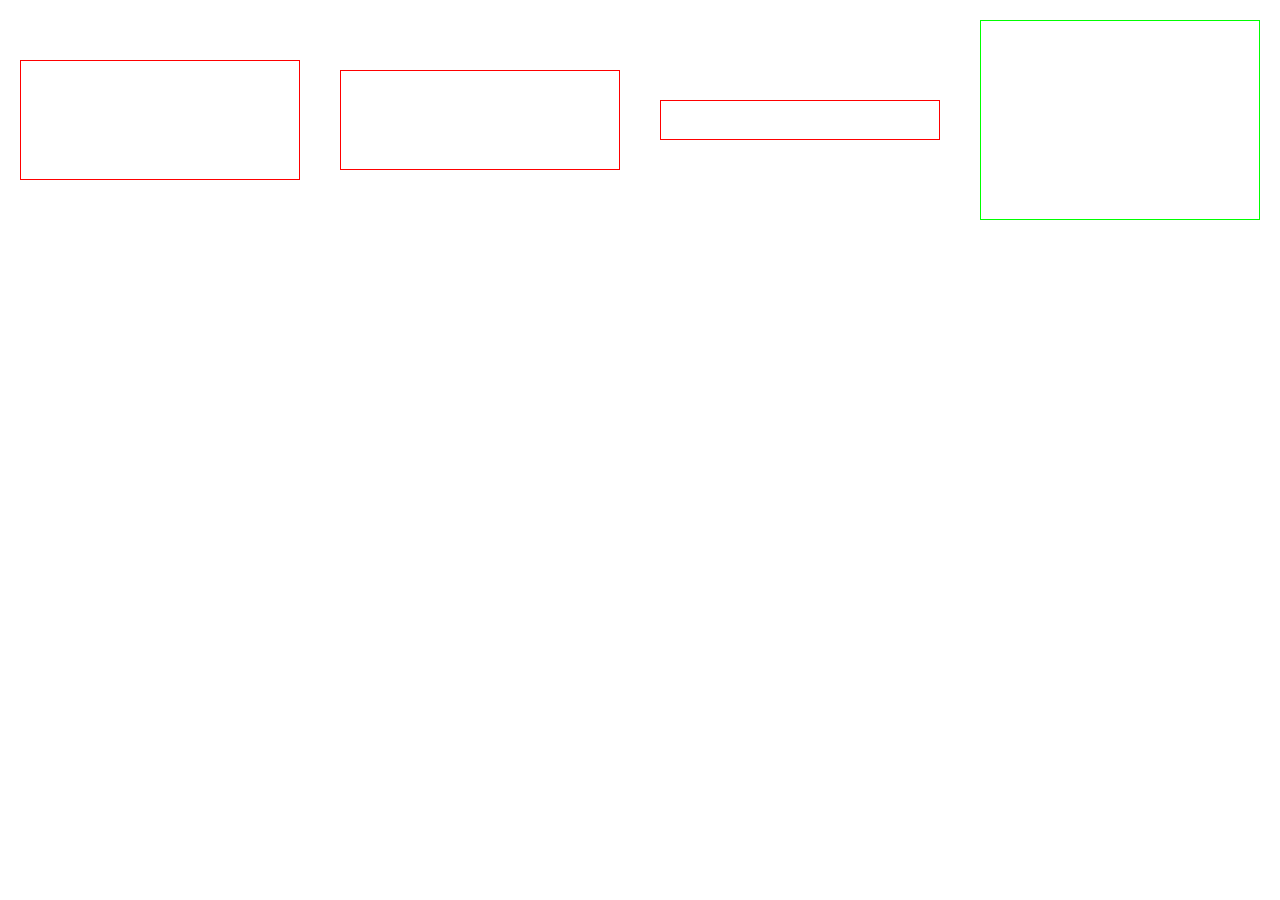
<file: task10/index.html>
<!DOCTYPE html>
<html lang="en">
<head>
	<meta charset="UTF-8">
	<title>Task10</title>
	<link rel="stylesheet" href="css/mian.css">
</head>
<body>
	<div class="container">
		<div class="content">
			<div class="item-1"></div>
			<div class="item-2"></div>
			<div class="item-3"></div>
			<div class="item-4"></div>
		</div>
	</div>
</body>
</html>
</file>
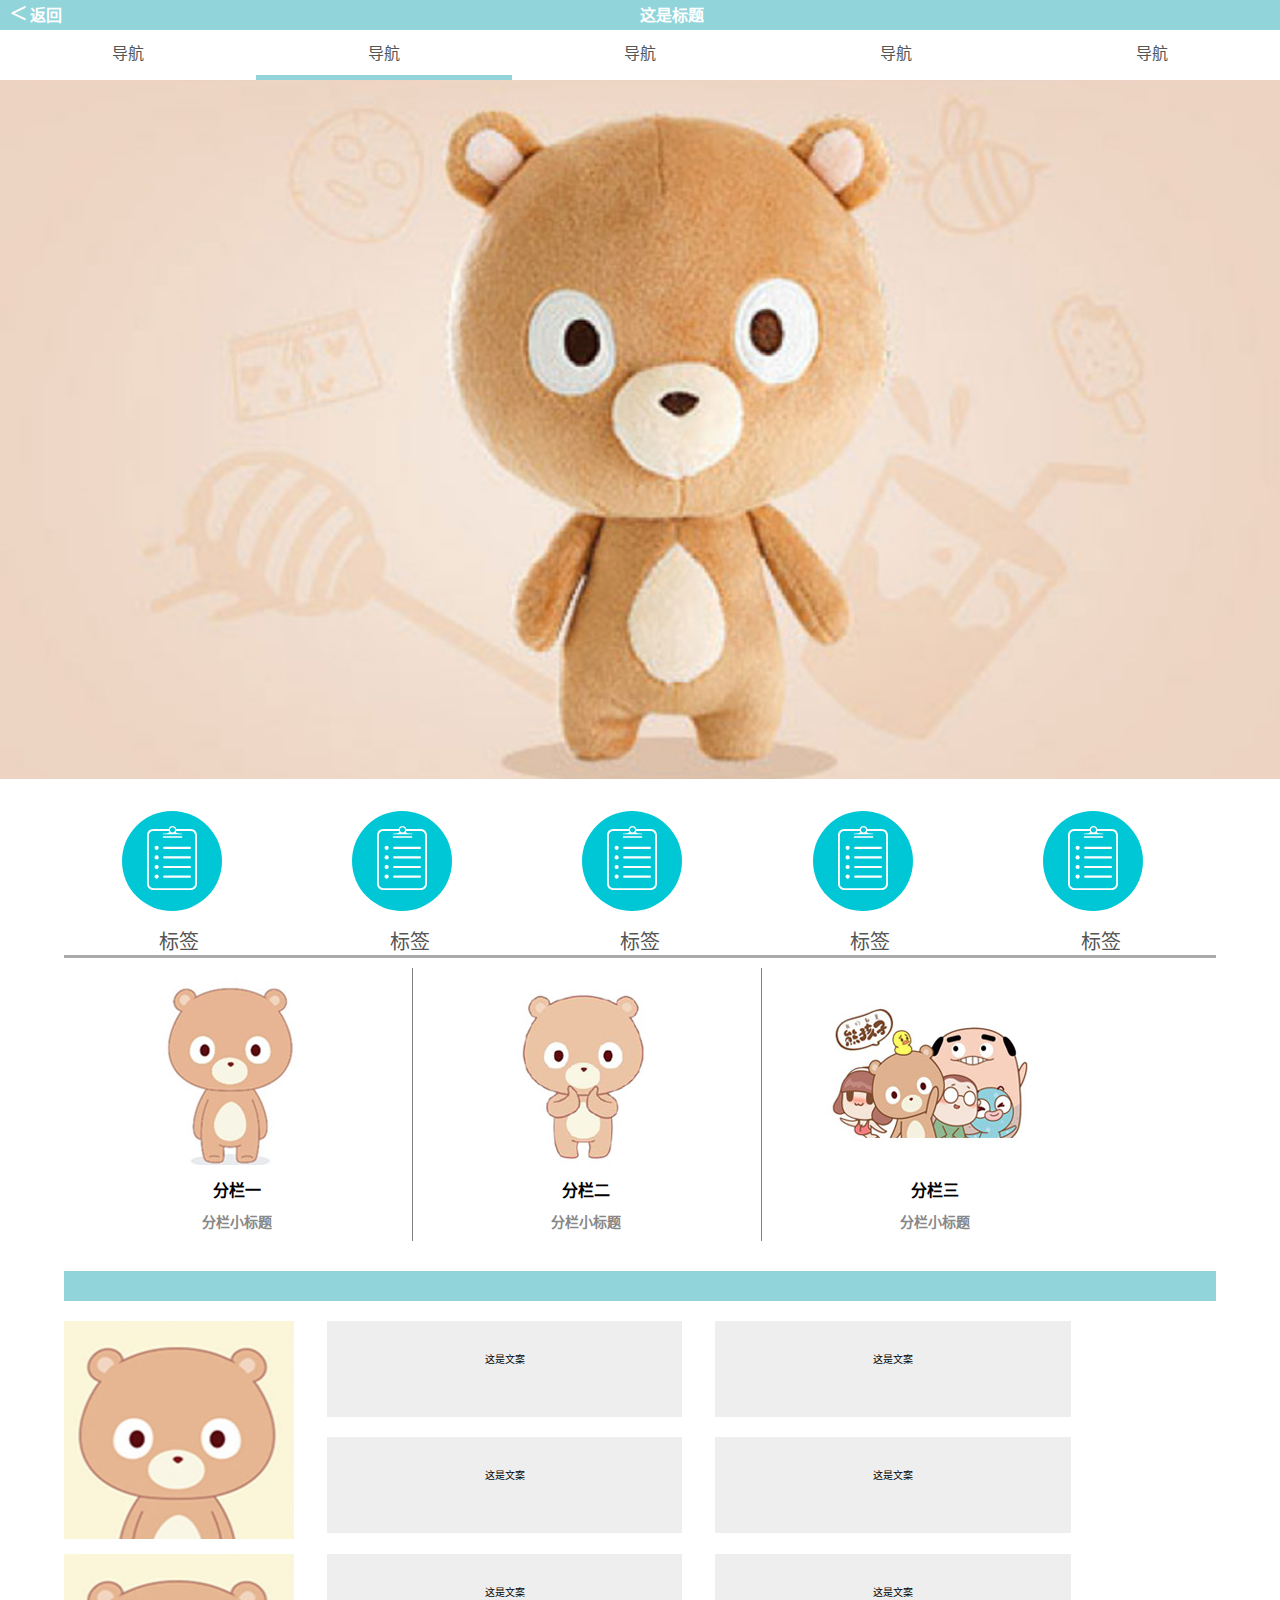
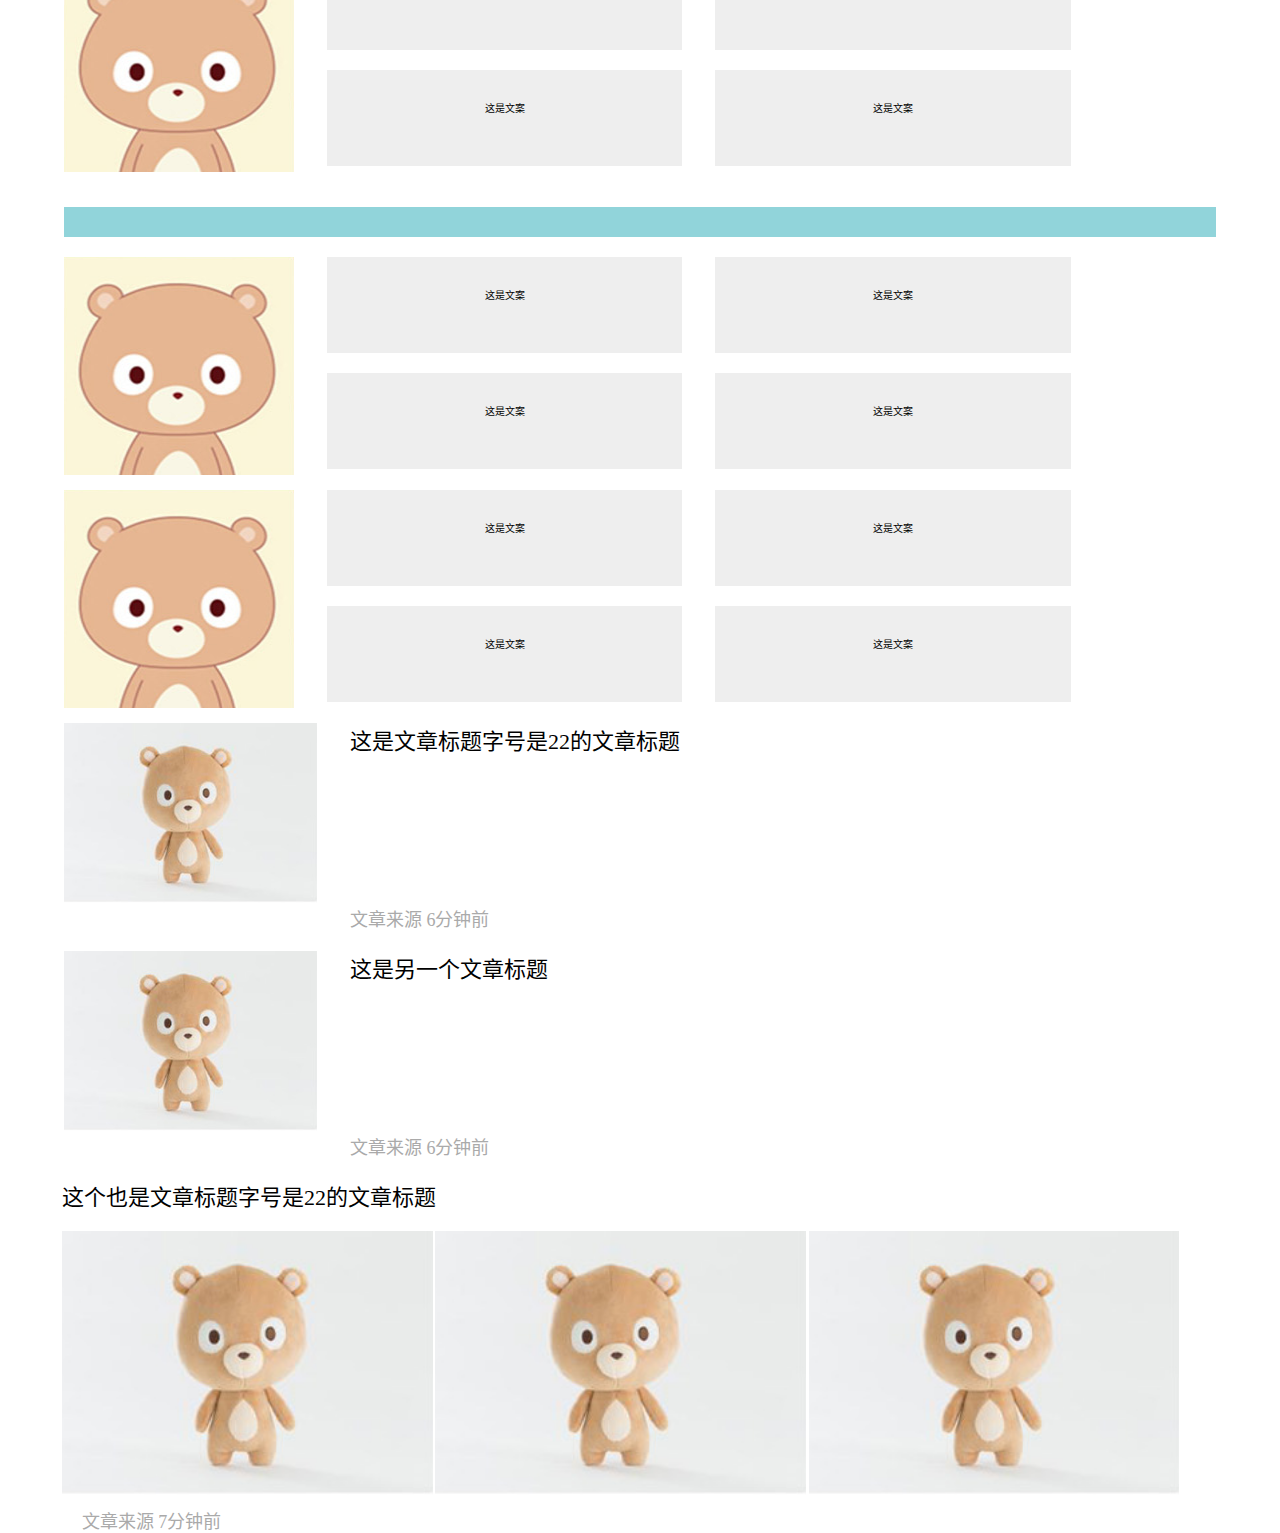
<file: task11/index.html>
<!DOCTYPE html>
<html lang="zh-CN">
<head>
	<meta charset="UTF-8">
	<title>Task11</title>
	<link rel="stylesheet" href="css/main.css">
</head>
<body>
	<header>
		<h1>
			<span class="arrow"><</span>
			<span class="back">返回</span>
			<span class="title">这是标题</span>
		</h1>
		<nav>
			<ul>
				<li><a href="#">导航</a></li>
				<li class="select"><a href="#">导航</a></li>
				<li><a href="#">导航</a></li>
				<li><a href="#">导航</a></li>
				<li><a href="#">导航</a></li>
			</ul>
		</nav>
	</header>
	<div class="container">
		<div class="pic">
			<img src="image/bear-figure.png" alt="bear feature">
		</div>
		<section class="feature">
			<ul>
				<li><a href="#"><figure><img src="image/doc.svg" alt=""></figure><p>标签</p></a></li>
				<li><a href="#"><figure><img src="image/doc.svg" alt=""></figure><p>标签</p></a></li>
				<li><a href="#"><figure><img src="image/doc.svg" alt=""></figure><p>标签</p></a></li>
				<li><a href="#"><figure><img src="image/doc.svg" alt=""></figure><p>标签</p></a></li>
				<li><a href="#"><figure><img src="image/doc.svg" alt=""></figure><p>标签</p></a></li>
			</ul>
		</section>
		<aside>
			<ul>
				<li>
					<figure>
              			<img src="image/bear-column-1.png" alt="column bear" />
            		</figure>
            		<h2>分栏一</h2>
            		<h3>分栏小标题</h3>
				</li>
				<li>
					<figure>
              			<img src="image/bear-column-2.png" alt="column bear" />
            		</figure>
            		<h2>分栏二</h2>
		            <h3>分栏小标题</h3>
				</li>
				<li>
					<figure>
              			<img src="image/bear-column-3.png" alt="column bear" />
            		</figure>
            		<h2>分栏三</h2>
            		<h3>分栏小标题</h3>
				</li>
			</ul>
		</aside>
		<article class="module">
			<section>
				<header>
					<h1>模块一</h1>
				</header>
				<div class="content">
					<div class="item">
						<img src="image/bear-avatar.png" alt="">
						<ul>
							<li>这是文案</li>
							<li>这是文案</li>
							<li>这是文案</li>
							<li>这是文案</li>
						</ul>
					</div>
					<div class="item">
						<img src="image/bear-avatar.png" alt="">
						<ul>
							<li>这是文案</li>
							<li>这是文案</li>
							<li>这是文案</li>
							<li>这是文案</li>
						</ul>
					</div>
				</div>
			</section>
		</article>
		<article class="module">
			<section>
				<header>
					<h1>模块二</h1>
				</header>
				<div class="content">
					<div class="item">
						<img src="image/bear-avatar.png" alt="">
						<ul>
							<li>这是文案</li>
							<li>这是文案</li>
							<li>这是文案</li>
							<li>这是文案</li>
						</ul>
					</div>
					<div class="item">
						<img src="image/bear-avatar.png" alt="">
						<ul>
							<li>这是文案</li>
							<li>这是文案</li>
							<li>这是文案</li>
							<li>这是文案</li>
						</ul>
					</div>
				</div>
			</section>
		</article>
		<div class="articles">
        <article>
          <img src="image/bear-article.png" alt="article" />
          <section>
            <header>这是文章标题字号是22的文章标题</header>
            <aside>文章来源 6分钟前</aside>
          </section>
        </article>
        <article>
          <img src="image/bear-article.png" alt="article" />
          <section>
            <header>这是另一个文章标题</header>
            <aside>文章来源 6分钟前</aside>
          </section>
        </article>
        <article>
          <section>
            <header>这个也是文章标题字号是22的文章标题</header>
            <ul class="imgs">
              <li><img src="image/bear-article.png" alt="article" /></li>
              <li><img src="image/bear-article.png" alt="article" /></li>
              <li><img src="image/bear-article.png" alt="article" /></li>
            </ul>
            <aside>文章来源 7分钟前</aside>
          </section>
        </article>
      </div>
	</div>
	<footer></footer>
</body>
</html>
</file>
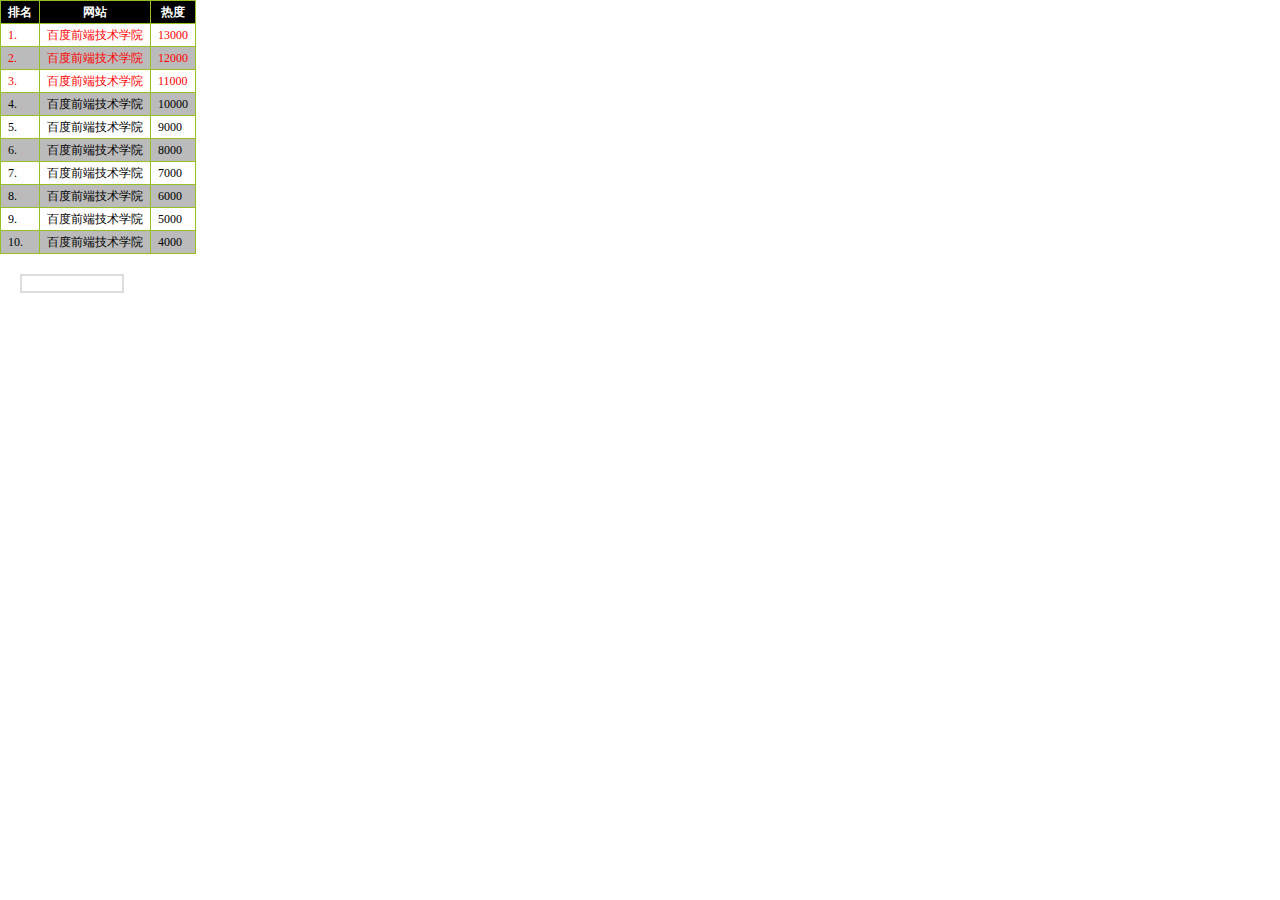
<file: task12/index.html>
<!DOCTYPE html>
<html lang="en">
<head>
	<meta charset="UTF-8">
	<title>Task12</title>
	<link rel="stylesheet" href="css/main.css">
</head>
<body>
	<div class="container">
		<table>
			<thead>
				<tr>
					<th>排名</th>
					<th>网站</th>
					<th>热度</th>
				</tr>
			</thead>
			<tbody>
				<tr>
					<td>1.</td>
					<td>百度前端技术学院</td>
					<td>13000</td>
				</tr>
				<tr>
					<td>2.</td>
					<td>百度前端技术学院</td>
					<td>12000</td>
				</tr>
				<tr>
					<td>3.</td>
					<td>百度前端技术学院</td>
					<td>11000</td>
				</tr>
				<tr>
					<td>4.</td>
					<td>百度前端技术学院</td>
					<td>10000</td>
				</tr>
				<tr>
					<td>5.</td>
					<td>百度前端技术学院</td>
					<td>9000</td>
				</tr>
				<tr>
					<td>6.</td>
					<td>百度前端技术学院</td>
					<td>8000</td>
				</tr>
				<tr>
					<td>7.</td>
					<td>百度前端技术学院</td>
					<td>7000</td>
				</tr>
				<tr>
					<td>8.</td>
					<td>百度前端技术学院</td>
					<td>6000</td>
				</tr>
				<tr>
					<td>9.</td>
					<td>百度前端技术学院</td>
					<td>5000</td>
				</tr>
				<tr>
					<td>10.</td>
					<td>百度前端技术学院</td>
					<td>4000</td>
				</tr>
			</tbody>
		</table>
		<input type="text">
	</div>
</body>
</html>
</file>
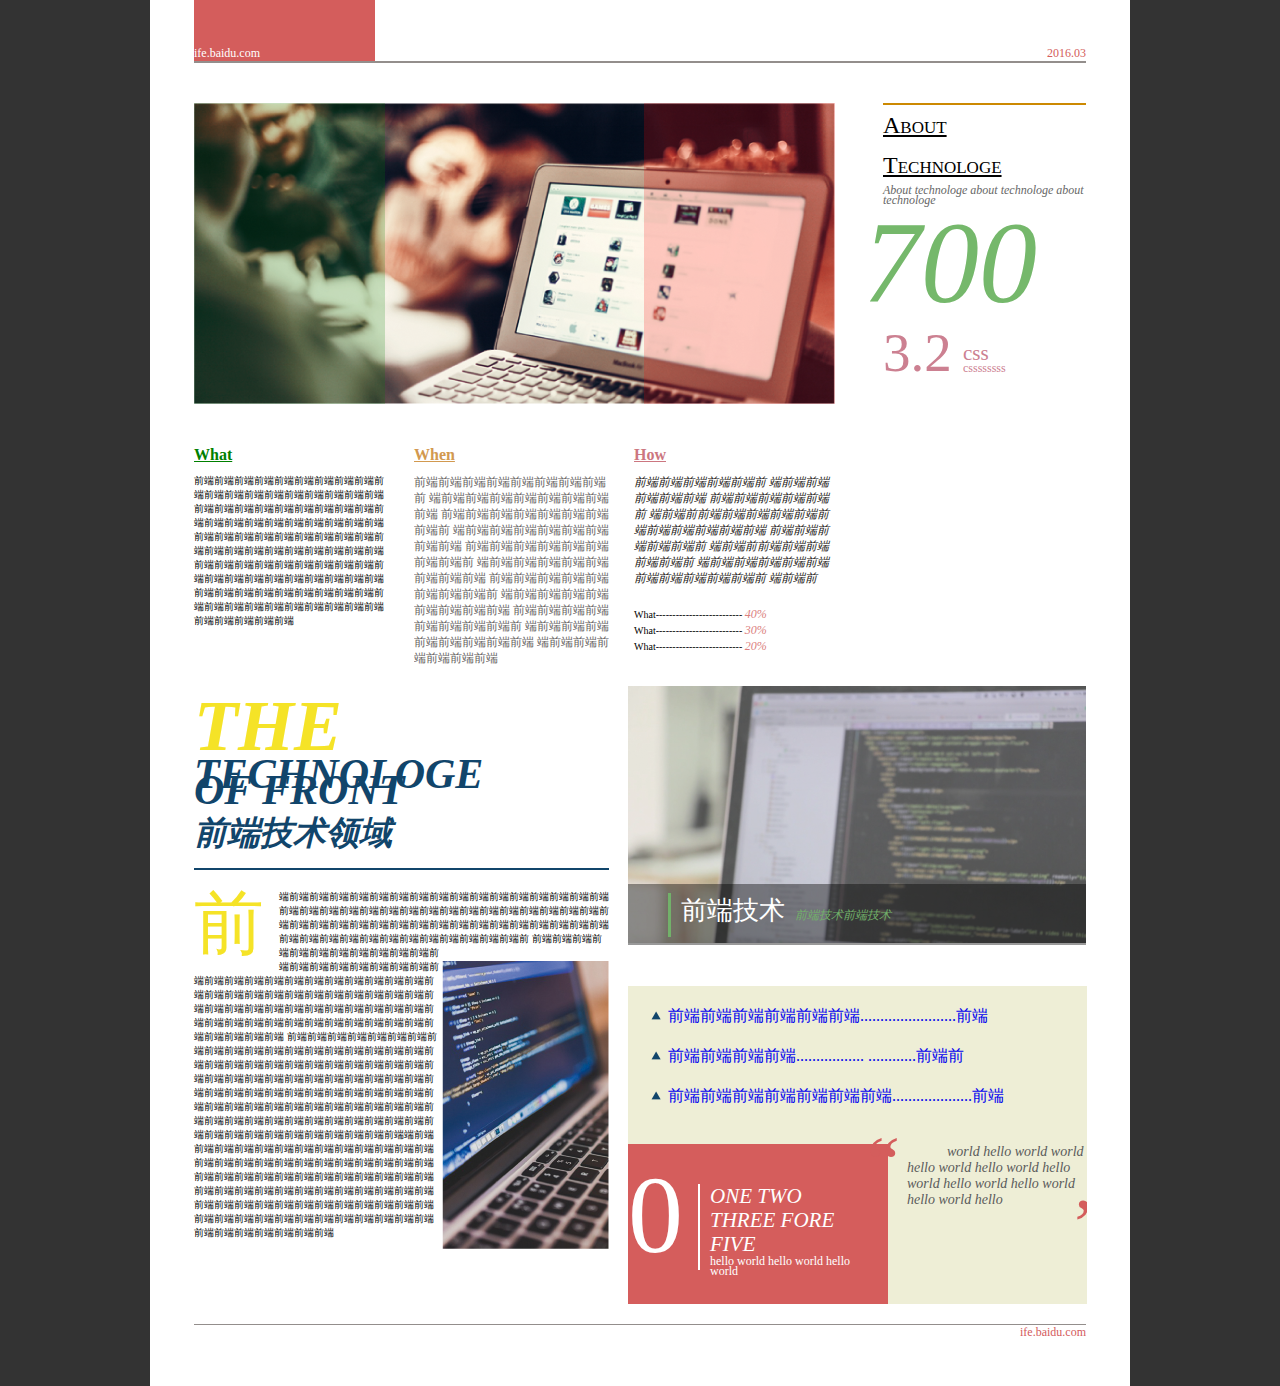
<file: task6/index.html>
<!DOCTYPE html>
<html lang="en">
<head>
	<meta charset="UTF-8">
	<title>	Task6</title>
	<link rel="stylesheet" href="css/main.css">
</head>
<body>
	<header>
		<div class="left">
			<a href="#">ife.baidu.com</a>
		</div>
		<span class="right">2016.03</span>
	</header>
	<div class="container clearfix">
		<div class="head clearfix">
			<div class="pic">
				<img src="images/fig1.png" height="301" width="641" alt="">
				<span class="pic-left"></span>
				<span class="pic-right"></span>
			</div>
			
			<div class="about">
				<p>about</p>
				<p>technologe</p>
				<p>About technologe about technologe about technologe</p>
				<p class="text-1">700</p>
				<p class="text-2">3.2
					<span class="span-1">css</span>
					<span class="span-2">cssssssss</span>
				</p>
			</div>
		</div>
		<section class="clearfix">
			<div class="item">
				<h2>What</h2>
				<p>前端前端前端前端前端前端前端前端前端前
            端前端前端前端前端前端前端前端前端前端
            前端前端前端前端前端前端前端前端前端前
            端前端前端前端前端前端前端前端前端前端
            前端前端前端前端前端前端前端前端前端前
            端前端前端前端前端前端前端前端前端前端
            前端前端前端前端前端前端前端前端前端前
            端前端前端前端前端前端前端前端前端前端
            前端前端前端前端前端前端前端前端前端前
            端前端前端前端前端前端前端前端前端前端
            前端前端前端前端前端</p>
			</div>
			<div class="item">
				<h2>When</h2>
				<p>
					前端前端前端前端前端前端前端前端前
            端前端前端前端前端前端前端前端前端
            前端前端前端前端前端前端前端前端前
            端前端前端前端前端前端前端前端前端
            前端前端前端前端前端前端前端前端前
            端前端前端前端前端前端前端前端前端
            前端前端前端前端前端前端前端前端前
            端前端前端前端前端前端前端前端前端
            前端前端前端前端前端前端前端前端前
            端前端前端前端前端前端前端前端前端
            端前端前端前端前端前端前端
				</p>
			</div>
			<div class="item">
				<h2>How</h2>
				<p>前端前端前端前端前端前
            端前端前端前端前端前端
            前端前端前端前端前端前
            端前端前前端前端前端前端前端前
            端前端前端前端前端前端
            前端前端前端前端前端前
            端前端前前端前端前端前端前端前
            端前端前端前端前端前端
            前端前端前端前端前端前
            端前端前</p>
				<div class="info">
					<div class="info-item">What-------------------------- <span>40%</span></div>
					<div class="info-item">What-------------------------- <span>30%</span></div>
					<div class="info-item">What-------------------------- <span>20%</span></div>
				</div>
			</div>
		</section>
		<div class="content">
			<article class="left">
					<div class="h1"><span>THE</span> TECHNOLOGE</div>
					<div class="h1">OF FRONT</div>
					<div class="h2">前端技术领域</div>
				<p>
					前端前端前端前端前端前端前端前端前端前端前端前端前端前端前端前端前端前端前端前端前端前端前端前端前端前端前端前端前端前端前端前端前端前端前端前端前端前端前端前端前端前端前端前端前端前端前端前端前端前端前端前端前端前端前端前端前端前端前端前端前端前端前
	          <img class="content_3_left_fr" src="images/fig3.png">
	          前端前端前端前端前端前端前端前端前端前端前端前端前端前端前端前端前端前端前端前端前端前端前端前端前端前端前端前端前端前端前端前端前端前端前端前端前端前端前端前端前端前端前端前端前端前端前端前端前端前端前端前端前端前端前端前端前端前端前端前端前端前端前端前端前端前端前端前端前端前端前端前端 前端前端前端前端前端前端前端前端前端前端前端前端前端前端前端前端前端前端前端前端前端前端前端前端前端前端前端前端前端前端前端前端前端前端前端前端前端前端前端前端前端前端前端前端前端前端前端前端前端前端前端前端前端前端前端前端前端前端前端前端前端前端前端前端前端前端前端前端前端前端前端前端前端前端前端前端前端前端前端前端前端前端前端前端前端前端前端前端前端前端端前端前端前端前端前端前端前端前端前端前端前端前端前端前端前端前端前端前端前端前端前端前端前端前端前端前端前端前端前端前端前端前端前端前端前端前端前端前端前端前端前端前端前端前端前端前端前端前端前端前端前端前端前端前端前端前端前端前端前端前端前端前端前端前端前端前端前端前端前端前端前端前端前端前端前端前端前端前端前端前端
			  </p>
			</article>
			<div class="right">
				<div class="right-pic">
					<img src="images/fig2.png" height="257" width="458" alt="">
					<div class="cover">
						<p>前端技术<span>前端技术前端技术</span></p>
					</div>
				</div>
				<div class="info">
					<ul>
						<li><a href="#">前端前端前端前端前端前端........................前端</a></li>
						<li><a href="#">前端前端前端前端................. ............前端前</a></li>
						<li><a href="#">前端前端前端前端前端前端前端....................前端</a></li>
					</ul>
					<div class="right-content">
						<div class="info-left">
							<div class="feature">
								<p>0</p>
								<div class="p-right">
									<p>ONE TWO</p>
									<p>THREE FORE FIVE</p>
									<p>hello world hello world hello world</p>
								</div>
							</div>
						</div>
						<div class="info-right">
							<p><span class="pu_left">“</span>world hello world world hello world hello world hello world hello world hello world hello world hello<span class="pu_right">”</span></p>
						</div>
					</div>
				</div>
			</div>
			
		</div>
		
	</div>
	<footer>
		<ul>
			<li><a href="#">ife.baidu.com</a></li>
		</ul>
	</footer>
</body>
</html>
</file>
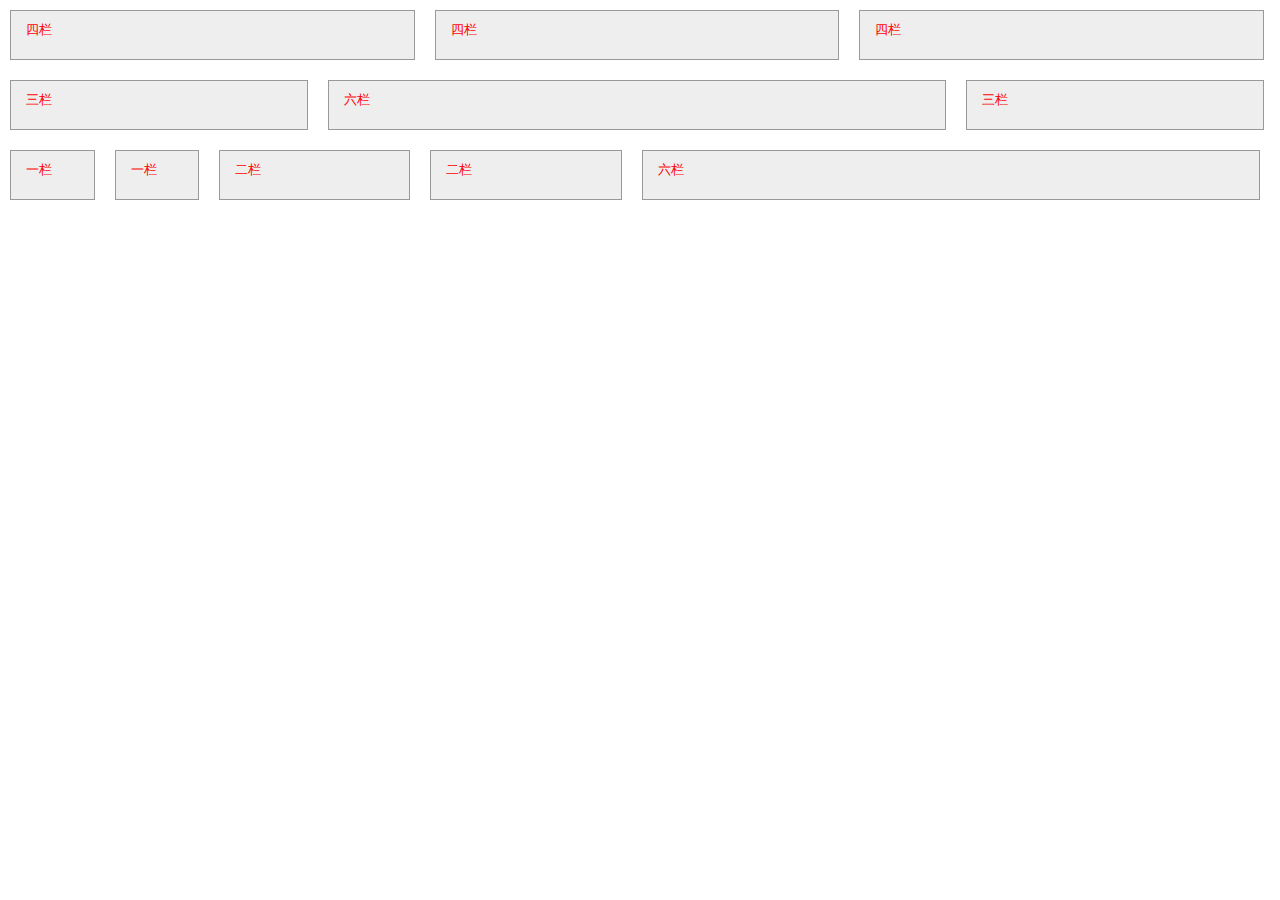
<file: task8/index.html>
<!DOCTYPE html>
<html lang="en">
<head>
	<meta charset="UTF-8">
	<title>Task8</title>
	<link rel="stylesheet" href="css/main.css">
</head>
<body>
	<div class="grid-contianer">
		<div class="row">
			<div class="col-md-4 col-sm-6">
				<p class="md">四栏</p>
				<p class="sm">六栏</p>
			</div>
			<div class="col-md-4 col-sm-6">
				<p class="md">四栏</p>
				<p class="sm">六栏</p>
			</div>
			<div class="col-md-4 col-sm-12">
				<p class="md">四栏</p>
				<p class="sm">十二栏</p>
			</div>
		</div>
		<div class="row">
			<div class="col-md-3 col-sm-3">
				<p class="md">三栏</p>
				<p class="sm">三栏</p>
			</div>
			<div class="col-md-6 col-sm-6">
				<p class="md">六栏</p>
				<p class="sm">六栏</p>
			</div>
			<div class="col-md-3 col-sm-3">
				<p class="md">三栏</p>
				<p class="sm">三栏</p>
			</div>
		</div>
		<div class="row">
			<div class="col-md-1 col-sm-2">
				<p class="md">一栏</p>
				<p class="sm">二栏</p>
			</div>
			<div class="col-md-1 col-sm-2">
				<p class="md">一栏</p>
				<p class="sm">二栏</p>
			</div>
			<div class="col-md-2 col-sm-8">
				<p class="md">二栏</p>
				<p class="sm">八栏</p>
			</div>
			<div class="col-md-2 col-sm-3">
				<p class="md">二栏</p>
				<p class="sm">三栏</p>
			</div>
			<div class="col-md-6 col-sm-3">
				<p class="md">六栏</p>
				<p class="sm">三栏</p>
			</div>
		</div>
	</div>
</body>
</html>
</file>
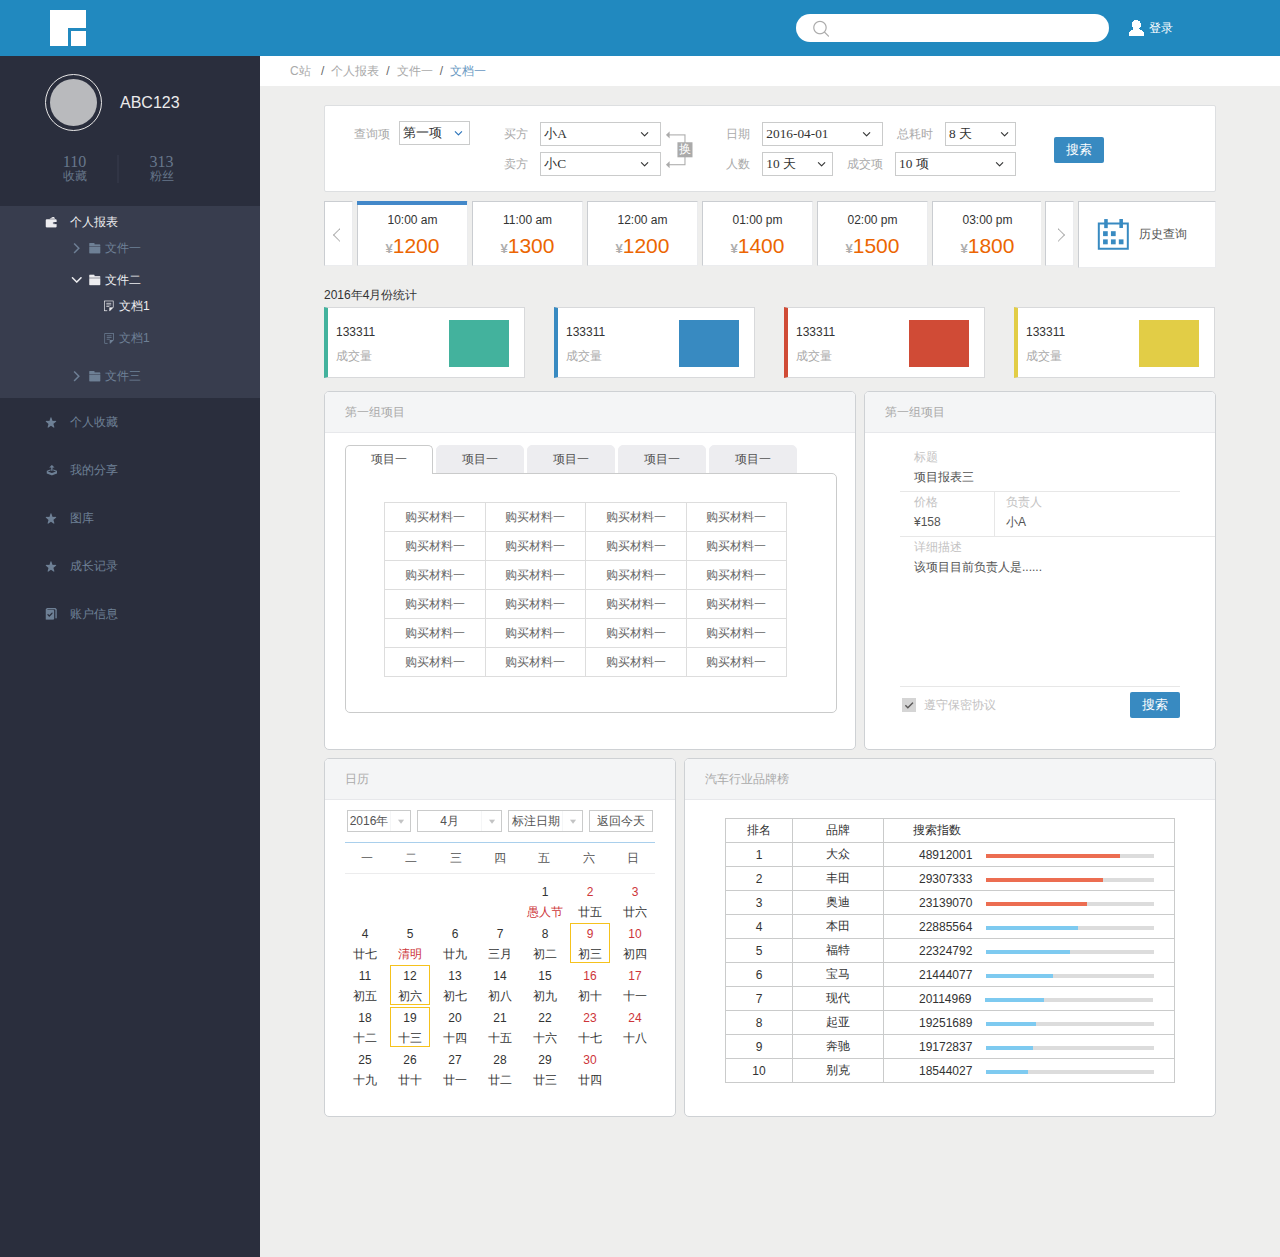
<file: task9/index.html>
<!doctype html>
<html lang="en">
<head>
  <meta charset="UTF-8">
  <title>Document</title>
  <link rel="stylesheet" href="css/reset.css">
  <link rel="stylesheet" href="css/main.css">
</head>
<body>
  <header class="header">
    <div class="inHeader clearfix">
      <div class="logo">
        <img src="image/logo.png" title="我是logo">
      </div>
      <div class="searchbar">
        <input type="text"><a href="#">登录</a>
      </div>
    </div>
  </header>
  <section class="my_statement clearfix">
    <div class="info">
      <div>
        <div class="clearfix">
          <div class="head_pic">
            <span></span>
          </div>
          <strong>ABC123</strong>
        </div>
        <div class="focus clearfix">
          <ul>
            <li>
              <p>110</p>
              <p>收藏</p>
            </li>
            <li>
              <p>313</p>
              <p>粉丝</p>
            </li>
          </ul>
        </div>
      </div>

      <ul class="info_list">
        <li class="cur">
          <a href="javascript:;"><i class="file_open"></i>个人报表</a>
          <ul>
            <li>
              <a href="javascript:;"><i class="arrow"></i><i class="file_close"></i>文件一</a>
            </li>
            <li class="open">
              <a href="javascript:;"><i class="arrow_cur"></i><i class="file_cur"></i>文件二</a>
              <ul>
                <li class="select"><a href="javscript:;"><i class="doc_open"></i>文档1</a></li>
                <li><a href="javscript:;"><i class="doc_close"></i>文档1</a></li>
              </ul>
            </li>
            <li>
              <a href="javascript:;"><i class="arrow"></i><i class="file_close"></i>文件三</a>
            </li>
          </ul>
        </li>
        <li >
          <a href="javascript:;"><i class="star"></i>个人收藏</a>
        </li>
        <li >
          <a href="javascript:;"><i class="share"></i>我的分享</a>
        </li>
        <li >
          <a href="javascript:;"><i class="star"></i>图库</a>
        </li>
        <li >
          <a href="javascript:;"><i class="star"></i>成长记录</a>
        </li>
        <li >
          <a href="javascript:;"><i class="user_info"></i>账户信息</a>
        </li>
      </ul>
    </div>

    <div class="statement">
      <div class="bread_crumbs">
        <a href="#">C站 </a>/<a href="#">个人报表</a>/<a href="#">文件一</a>/<a class="cur" href="#">文档一</a>
      </div>
      <div class="statement_content">
        <div class="in_statement_content">
          <div class="query_info">
            <form action="">
              <div class="query_project">
                <span class="fl">查询项</span>
                <select class="select_box w71 fl blue_arrow">
                  <option value="">第一项</option>
                </select>
              </div>
              <div class="query_people">
                <div>
                  <span>买方</span>
                  <select class="select_box w121">
                    <option value="">小A</option>
                  </select>
                  <span>卖方</span>
                  <select class="select_box w121">
                    <option value="">小C</option>
                  </select>
                </div>
                <a href="javascript:;" class="change">换</a>
              </div>
              <div class="query_time">
                <span>日期</span>
                <select class="select_box w121">
                  <option value="">2016-04-01</option>
                </select>
                <span class="ml15">总耗时</span>
                <select class="select_box w71">
                  <option value="">8 天</option>
                </select>
                <span>人数</span>
                <select class="select_box w71">
                  <option value="">10 天</option>
                </select>
                <span class="ml15">成交项</span>
                <select class="select_box w121">
                  <option value="">10 项</option>
                </select>
              </div>
              <input type="submit" value="搜索">
            </form>
          </div>
          <div class="price_info clearfix">
            <div class="price">
              <button class="price_l box_border">左</button>
              <div class="price_list">
                <ul class="clearfix">
                  <li class="cur box_border">
                    <time>10:00 am</time>
                    <strong><b>¥</b>1200</strong>
                  </li>
                  <li class="box_border">
                    <time>11:00 am</time>
                    <strong><b>¥</b>1300</strong>
                  </li>
                  <li class="box_border">
                    <time>12:00 am</time>
                    <strong><b>¥</b>1200</strong>
                  </li>
                  <li class="box_border">
                    <time>01:00 pm</time>
                    <strong><b>¥</b>1400</strong>
                  </li>
                  <li class="box_border">
                    <time>02:00 pm</time>
                    <strong><b>¥</b>1500</strong>
                  </li>
                  <li class="box_border">
                    <time>03:00 pm</time>
                    <strong><b>¥</b>1800</strong>
                  </li>
                </ul>
              </div>
              <button class="price_r box_border">右</button>
            </div>
            <div class="history box_border">
              <a href="#">历史查询</a>
            </div>
          </div>
          <div class="volume_info">
            <h3>2016年4月份统计</h3>
            <div class="volume_list clearfix">
              <ul>
                <li>
                  <p>133311</p>
                  <span>成交量</span>
                </li>
                <li>
                  <p>133311</p>
                  <span>成交量</span>
                </li>
                <li>
                  <p>133311</p>
                  <span>成交量</span>
                </li>
                <li>
                  <p>133311</p>
                  <span>成交量</span>
                </li>
              </ul>
            </div>
          </div>
          <div class="project clearfix">
            <div class="project_tab">
              <h3 class="tt">第一组项目</h3>
              <div class="in_project_tab">
                <ul class="project_tab_menu">
                  <li>
                    <input type="radio" name='tabs' id='tab1' checked >
                    <label for="tab1">项目一</label>
                    <div id='tab_menu1'>
                      <table border='1'   bordercolor='#ddd'>
                        <tr>
                          <td>购买材料一</td>
                          <td>购买材料一</td>
                          <td>购买材料一</td>
                          <td>购买材料一</td>
                        </tr>
                          <tr>
                          <td>购买材料一</td>
                          <td>购买材料一</td>
                          <td>购买材料一</td>
                          <td>购买材料一</td>
                        </tr>
                          <tr>
                          <td>购买材料一</td>
                          <td>购买材料一</td>
                          <td>购买材料一</td>
                          <td>购买材料一</td>
                        </tr>
                          <tr>
                          <td>购买材料一</td>
                          <td>购买材料一</td>
                          <td>购买材料一</td>
                          <td>购买材料一</td>
                        </tr>
                          <tr>
                          <td>购买材料一</td>
                          <td>购买材料一</td>
                          <td>购买材料一</td>
                          <td>购买材料一</td>
                        </tr>
                          <tr>
                          <td>购买材料一</td>
                          <td>购买材料一</td>
                          <td>购买材料一</td>
                          <td>购买材料一</td>
                        </tr>
                      </table>
                    </div>
                  </li>
                  <li>
                    <input type="radio" name='tabs' id='tab2' >
                    <label for="tab2">项目一</label>
                    <div id='tab_menu2'>
                      <table border='1'   bordercolor='#ddd'>
                        <tr>
                          <td>购买材料二</td>
                          <td>购买材料二</td>
                          <td>购买材料二</td>
                          <td>购买材料二</td>
                        </tr>
                          <tr>
                          <td>购买材料二</td>
                          <td>购买材料二</td>
                          <td>购买材料二</td>
                          <td>购买材料二</td>
                        </tr>
                          <tr>
                          <td>购买材料二</td>
                          <td>购买材料二</td>
                          <td>购买材料二</td>
                          <td>购买材料二</td>
                        </tr>
                          <tr>
                          <td>购买材料二</td>
                          <td>购买材料二</td>
                          <td>购买材料二</td>
                          <td>购买材料二</td>
                        </tr>
                          <tr>
                          <td>购买材料二</td>
                          <td>购买材料二</td>
                          <td>购买材料二</td>
                          <td>购买材料二</td>
                        </tr>
                          <tr>
                          <td>购买材料二</td>
                          <td>购买材料二</td>
                          <td>购买材料二</td>
                          <td>购买材料二</td>
                        </tr>
                      </table>
                    </div>
                  </li>
                  <li>
                    <input type="radio" name='tabs' id='tab3' >
                    <label for="tab3">项目一</label>
                    <div id='tab_menu3'>
                      <table border='1'  bordercolor='#ddd'>
                        <tr>
                          <td>购买材料三</td>
                          <td>购买材料三</td>
                          <td>购买材料三</td>
                          <td>购买材料三</td>
                        </tr>
                          <tr>
                          <td>购买材料三</td>
                          <td>购买材料三</td>
                          <td>购买材料三</td>
                          <td>购买材料三</td>
                        </tr>
                          <tr>
                          <td>购买材料三</td>
                          <td>购买材料三</td>
                          <td>购买材料三</td>
                          <td>购买材料三</td>
                        </tr>
                          <tr>
                          <td>购买材料三</td>
                          <td>购买材料三</td>
                          <td>购买材料三</td>
                          <td>购买材料三</td>
                        </tr>
                          <tr>
                          <td>购买材料三</td>
                          <td>购买材料三</td>
                          <td>购买材料三</td>
                          <td>购买材料三</td>
                        </tr>
                          <tr>
                          <td>购买材料三</td>
                          <td>购买材料三</td>
                          <td>购买材料三</td>
                          <td>购买材料三</td>
                        </tr>
                      </table>
                    </div>
                  </li>
                  <li>
                    <input type="radio" name='tabs' id='tab4' >
                    <label for="tab4">项目一</label>
                    <div id='tab_menu4'>
                      <table border='1'  bordercolor='#ddd'>
                        <tr>
                          <td>购买材料四</td>
                          <td>购买材料四</td>
                          <td>购买材料四</td>
                          <td>购买材料四</td>
                        </tr>
                          <tr>
                          <td>购买材料四</td>
                          <td>购买材料四</td>
                          <td>购买材料四</td>
                          <td>购买材料四</td>
                        </tr>
                          <tr>
                          <td>购买材料四</td>
                          <td>购买材料四</td>
                          <td>购买材料四</td>
                          <td>购买材料四</td>
                        </tr>
                          <tr>
                          <td>购买材料四</td>
                          <td>购买材料四</td>
                          <td>购买材料四</td>
                          <td>购买材料四</td>
                        </tr>
                          <tr>
                          <td>购买材料四</td>
                          <td>购买材料四</td>
                          <td>购买材料四</td>
                          <td>购买材料四</td>
                        </tr>
                          <tr>
                          <td>购买材料四</td>
                          <td>购买材料四</td>
                          <td>购买材料四</td>
                          <td>购买材料四</td>
                        </tr>
                      </table>
                    </div>
                  </li>
                  <li>
                    <input type="radio" name='tabs' id='tab5' >
                    <label for="tab5">项目一</label>
                    <div id='tab_menu5'>
                      <table border='1'  bordercolor='#ddd'>
                        <tr>
                          <td>购买材料五</td>
                          <td>购买材料五</td>
                          <td>购买材料五</td>
                          <td>购买材料五</td>
                        </tr>
                          <tr>
                          <td>购买材料五</td>
                          <td>购买材料五</td>
                          <td>购买材料五</td>
                          <td>购买材料五</td>
                        </tr>
                          <tr>
                          <td>购买材料五</td>
                          <td>购买材料五</td>
                          <td>购买材料五</td>
                          <td>购买材料五</td>
                        </tr>
                          <tr>
                          <td>购买材料五</td>
                          <td>购买材料五</td>
                          <td>购买材料五</td>
                          <td>购买材料五</td>
                        </tr>
                          <tr>
                          <td>购买材料五</td>
                          <td>购买材料五</td>
                          <td>购买材料五</td>
                          <td>购买材料五</td>
                        </tr>
                          <tr>
                          <td>购买材料五</td>
                          <td>购买材料五</td>
                          <td>购买材料五</td>
                          <td>购买材料五</td>
                        </tr>
                      </table>
                    </div>
                  </li>
                </ul>
                  
              </div>
            </div>
            <div class="project_content">
              <h3 class="tt">第一组项目</h3>
              <div class="detailed_content">
                <ul>
                  <li>
                    <span>标题</span>
                    <p>项目报表三</p>
                  </li>
                  <li>
                    <div>
                      <span>价格</span>
                      <p>¥158</p>
                    </div>
                    <div>
                      <span>负责人</span>
                      <p>小A</p>
                    </div>
                  </li>
                  <li>
                    <span>详细描述</span>
                    <p>该项目目前负责人是......</p>
                  </li>
                  <li>
                    <form action="" class="clearfix">
                      <label><input type="checkbox" checked><span>遵守保密协议</span></label>
                      <input type="submit" value="搜索">
                    </form>
                  </li>
                </ul>
              </div>
            </div>
          </div>
          <div class="car clearfix">
            <div class="date">
              <h3 class="tt">日历</h3>
              <div class="in_date">
                <div class="select_time">
                  <div class="w62"><i></i><p>2016年</p></div>
                  <div class="w83"><i ></i><p>4月</p></div>
                  <div class="w73"><i></i><p>标注日期</p></div>
                  <div class="w62">返回今天</div>
                </div>
                <div class="week clearfix">
                  <ol>
                    <li>一</li>
                    <li>二</li>
                    <li>三</li>
                    <li>四</li>
                    <li>五</li>
                    <li>六</li>
                    <li>日</li>
                  </ol>
                </div>
                <div class="day">
                  <p></p>
                  <p></p>
                  <p></p>
                  <p></p>
                  <p><span>1</span><b class="holiday">愚人节</b></p>
                  <p><span>2</span><b>廿五</b></p>
                  <p><span>3</span><b>廿六</b></p>
                  <p><span>4</span><b>廿七</b></p>
                  <p><span>5</span><b class="holiday">清明</b></p>
                  <p><span>6</span><b>廿九</b></p>
                  <p><span>7</span><b>三月</b></p>
                  <p><span>8</span><b>初二</b></p>
                  <p class="make"><span>9</span><b>初三</b></p>
                  <p><span>10</span><b>初四</b></p>
                  <p><span>11</span><b>初五</b></p>
                  <p class="make"><span>12</span><b>初六</b></p>
                  <p><span>13</span><b>初七</b></p>
                  <p><span>14</span><b>初八</b></p>
                  <p><span>15</span><b>初九</b></p>
                  <p><span>16</span><b>初十</b></p>
                  <p><span>17</span><b>十一</b></p>
                  <p><span>18</span><b>十二</b></p>
                  <p class="make"><span>19</span><b>十三</b></p>
                  <p><span>20</span><b>十四</b></p>
                  <p><span>21</span><b>十五</b></p>
                  <p><span>22</span><b>十六</b></p>
                  <p><span>23</span><b>十七</b></p>
                  <p><span>24</span><b>十八</b></p>
                  <p><span>25</span><b>十九</b></p>
                  <p><span>26</span><b>廿十</b></p>
                  <p><span>27</span><b>廿一</b></p>
                  <p><span>28</span><b>廿二</b></p>
                  <p><span>29</span><b>廿三</b></p>
                  <p><span>30</span><b>廿四</b></p>
                  <p></p>
                </div>
              </div>
            </div>
            <div class="car_list">
              <h3 class="tt">汽车行业品牌榜</h3>
              <div class="car_list_content">
                <table border="1" bordercolor="#cacbcb">
                  <tr>
                    <th>排名</th>
                    <th>品牌</th>
                    <th>搜索指数</th>
                  </tr>
                  <tr>
                    <td>1</td>
                    <td>大众</td>
                    <td>
                      <span>48912001</span>
                      <div class="progress_bar">
                        <p class="w80_perc" ></p>
                      </div>
                    </td>
                  </tr>
                  <tr>
                    <td>2</td>
                    <td>丰田</td>
                    <td>
                      <span>29307333</span>
                      <div class="progress_bar">
                        <p class="w70_perc" ></p>
                      </div>
                    </td>
                  </tr>
                  <tr>
                    <td>3</td>
                    <td>奥迪</td>
                    <td>
                      <span>23139070</span>
                      <div class="progress_bar">
                        <p class="w60_perc"  ></p>
                      </div>
                    </td>
                  </tr>
                  <tr>
                    <td>4</td>
                    <td>本田</td>
                    <td>
                      <span>22885564</span>
                      <div class="progress_bar">
                        <p class="w55_perc" ></p>
                      </div>
                    </td>
                  </tr>
                  <tr>
                    <td>5</td>
                    <td>福特</td>
                    <td>
                      <span>22324792</span>
                      <div class="progress_bar">
                        <p class="w50_perc" ></p>
                      </div>
                    </td>
                  </tr>
                  <tr>
                    <td>6</td>
                    <td>宝马</td>
                    <td>
                      <span>21444077</span>
                      <div class="progress_bar">
                        <p class="w40_perc" ></p>
                      </div>
                    </td>
                  </tr>
                  <tr>
                    <td>7</td>
                    <td>现代</td>
                    <td>
                      <span>20114969</span>
                      <div class="progress_bar">
                        <p class="w35_perc" ></p>
                      </div>
                    </td>
                  </tr>
                  <tr>
                    <td>8</td>
                    <td>起亚</td>
                    <td>
                      <span>19251689</span>
                      <div class="progress_bar">
                        <p class="w30_perc" ></p>
                      </div>
                    </td>
                  </tr>
                  <tr>
                    <td>9</td>
                    <td>奔驰</td>
                    <td>
                      <span>19172837</span>
                      <div class="progress_bar">
                        <p class="w28_perc" ></p>
                      </div>
                    </td>
                  </tr>
                  <tr>
                    <td>10</td>
                    <td>别克</td>
                    <td>
                      <span>18544027</span>
                      <div class="progress_bar">
                        <p class="w25_perc" ></p>
                      </div>
                    </td>
                  </tr>
                </table>
              </div>
            </div>
          </div>
        </div>
      </div>
    </div>
  </section>
</body>
</html>
</file>
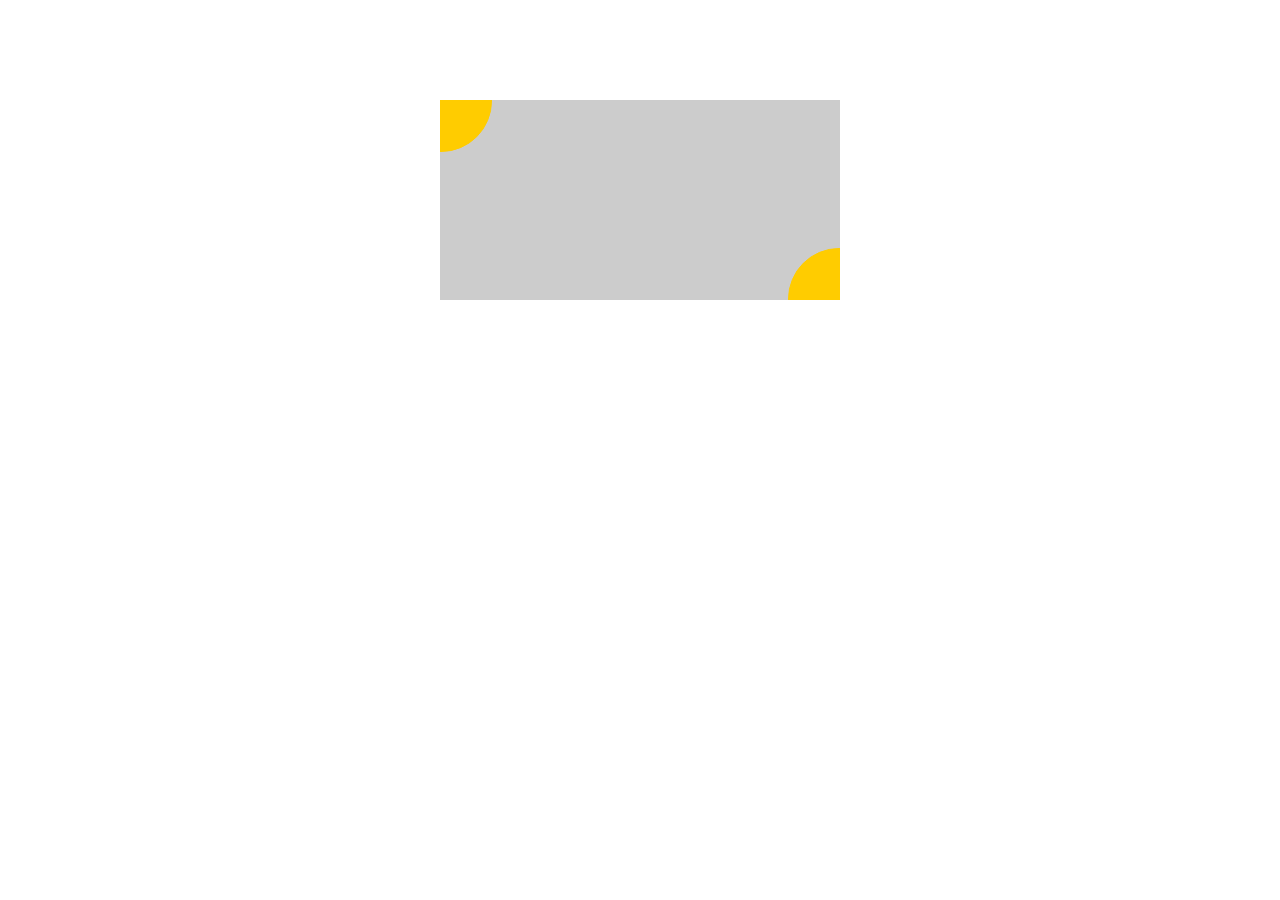
<file: task4/task4.html>
<!DOCTYPE html>
<html lang="en">
<head>
	<meta charset="UTF-8">
	<title>Task4</title>
	<link rel="stylesheet" href="css/main.css">
</head>
<body>
	<div class="container">
		<div class="content">
			<span class="left-top"></span>
			<span class="right-bottom"></span>
		</div>
	</div>
</body>
</html>
</file>
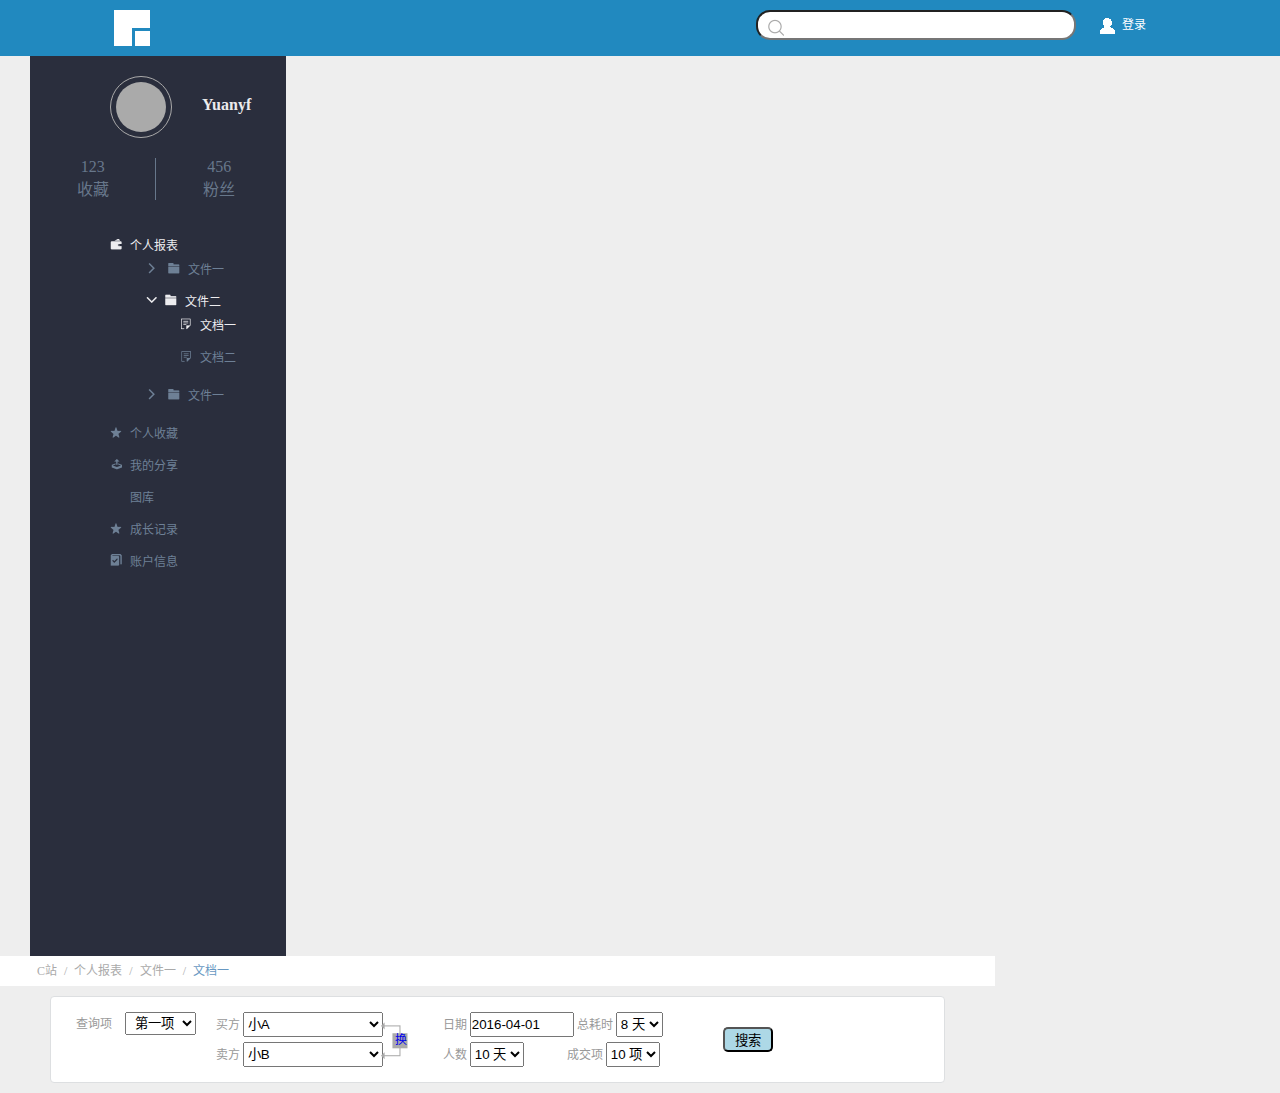
<file: task9/myIndex.html>
<!DOCTYPE html>
<html lang="zh-CN">
<head>
	<meta charset="UTF-8">
	<title>Document</title>
	<link rel="stylesheet" href="css/style.css">
</head>
<body>
	<header class="clearfix">
		<div class="in-header">
			<div class="logo">
				<img src="image/logo.png" height="36" width="36" alt="logo">
			</div>
			<div class="search-bar">
				<input type="text">
				<a href="#">登录</a>
			</div>
		</div>
	</header>
	<div class="container clearfix">
		<aside class="info clearfix">
			<div class="head clearfix">
				<div class="head_pic clearfix">
					<span></span>
				</div>
				<strong class="name">Yuanyf</strong>
			</div>
			<div class="focus clearfix">
				<div class="item">
					<p>123</p>
					<p>收藏</p>
				</div>
				<div class="item">
					<p>456</p>
					<p>粉丝</p>
				</div>
			</div>
			<div class="info-list">
				<ul>
					<li class="cur"><a href="#"><i class="file-open"></i>个人报表</a>
						<ul>
							<li><a href="#"><i class="arrow"></i> <span><i class="file_close"></i>文件一</span></a></li>
							<li class="open"><a href="#"><i class="arrow_cur"></i><span><i class="file_cur"></i>文件二</span></a>
								<ul>
									<li class="select"><a href="#"><i class="doc_open"></i>文档一</a></li>
									<li><a href="#"><i class="doc_close"></i>文档二</a></li>
								</ul>
							</li>
							<li><a href="#"><i class="arrow"></i> <span><i class="file_close"></i>文件一</span></a></li>
						</ul>
					</li>
					<li><a href="#"><i class="star"></i>个人收藏</a></li>
					<li><a href="#"><i class="share"></i>我的分享</a></li>
					<li><a href="#"><i class="gallery"></i>图库</a></li>
					<li><a href="#"><i class="star"></i>成长记录</a></li>
					<li><a href="#"><i class="user_info"></i>账户信息</a></li>
				</ul>
			</div>
		</aside>
		<section class="statement">
			<div class="top">
				<a href="#">C站</a>/<a href="#">个人报表</a>/<a href="#">文件一</a>/<a href="#" class="selected">文档一</a>
			</div>
			<div class="statement-info">
				<div class="item1">
					<form action="">
						<div class="project">
							<span>查询项</span>
							<select value="">
								<option name="" id="">第一项</option>
							</select>
						</div>
						<div class="people">
							<div class="item">
								<span>买方</span>
								<select value="">
									<option name="" id="">小A</option>
								</select>
							</div>
							<div class="item">
									<span>卖方</span>
									<select value="">
										<option name="" id="">小B</option>
									</select>
							</div>
							<a href="javascript:;" class="change">换</a>
						</div>
						<div class="query-time">
							<div class="item">
				                <span>日期</span>
				                <input type="text" value="2016-04-01">
				                <span class="ml115">总耗时</span>
				                <select class="select_box w71">
				                  <option value="">8 天</option>
				                </select>
			                </div>
			                <div class="item">
				                <span>人数</span>
				                <select class="select_box w71">
				                  <option value="">10 天</option>
				                </select>
				                <span class="ml15">成交项</span>
				                <select class="select_box w121">
				                  <option value="">10 项</option>
				                </select>
			                </div>
			             </div>
			             <input type="submit" value="搜索">
					</form>
				</div>
			</div>
		</section>
	</div>
</body>
</html>
</file>
<file: task10/css/mian.css>
* {
	margin: 0;
	padding: 0;
	box-sizing:border-box;
}
html {
	font-size: 62.5%;
}
.content {
	display: flex;
	align-items:flex-start;
	justify-content:space-between;
	flex-flow:row wrap;
}
.item-1 {
		border:1px solid #f00;
		height: 12rem;
		flex: 0 0 15rem;
		margin-top: 2rem;
}
.item-2 {
		border:1px solid #f00;
		height: 10rem;
		flex: 0 0 15rem;
		margin-top: 2rem;
}
.item-3 {
		border:1px solid #f00;
		height: 4rem;
		flex: 0 0 15rem;
		margin-top: 2rem;
}
.item-4 {
		border:1px solid #0f0;
		height: 20rem;
		flex: 0 0 15rem;
		margin-top: 2rem;
		order:-1;
}
@media all and (min-width: 640px) {
	.content {
		display: flex;
		align-items:center;
		justify-content:space-between;
		flex-flow:row nowrap;
	}
	.item-1 {
		border:1px solid #f00;
		height: 12rem;
		flex: 1 1 15rem;
		margin: 2rem;
	}
	.item-2 {
		border:1px solid #f00;
		height: 10rem;
		flex: 1 1 15rem;
		margin: 2rem;
	}
	.item-3 {
		border:1px solid #f00;
		height: 4rem;
		flex: 1 1 15rem;
		margin: 2rem;
	}
	.item-4 {
		border:1px solid #0f0;
		height: 20rem;
		flex: 1 1 15rem;
		margin: 2rem;
		order:0;
	}
}
</file>
<file: task11/css/main.css>
* {
	margin: 0;
	padding: 0;
}
html {
	font-size: 62.5%;
	background-color: #fff;
}
a{
	text-decoration: none;
	color: #555;
}
ul li {
	list-style: none;
}
/*header*/
header h1 {
	background-color: #91D4DA;
	position: relative;
	height: 3rem;
	line-height: 2.5rem;
	color: #fff;
	font-size: 0;
	padding-left: 1rem;
	/*vertical-align: text-top;*/
}
header h1 span {
	font-size: 1.6rem;
}
header h1 .back {
	display: inline-block;
	position: absolute;
	left: 3.0rem;
	top: .25rem;
	/*background-color: red;*/
}
header h1 .arrow {
	font-size: 3rem;
}
header h1 .title {
	position: absolute;
	top: 10%;
	left: 50%;
}
header ul {
	font-size: 0;
	display: inline-block;
	width: 100%;
	vertical-align: middle;
	text-align: center;
}
header ul li {
	font-size: 1.6rem;
	height: 5rem;
	display: inline-block;
	box-sizing:border-box;
	vertical-align: middle;
	width: 20%;
	/*background-color: red;*/
}
header ul li.select {
	border-bottom:5px solid #91D4DA;
}
header ul li:after {
	content: " ";
	height: 5rem;
	display: inline-block;
	vertical-align: middle;
}
.container .pic img{
	width: 100%;
}
.feature {
	width: 90%;
	margin: 0 auto;
	border-bottom: 3px solid #aaa;
	font-size: 0;
}
.feature ul li {
	display: inline-block;
	width: 20%;
	box-sizing:border-box;
	/*padding:3rem; */
	font-size: 1.6rem;
	text-align: center;
	/*border:1px solid;*/
}
.feature ul li figure {
	margin-left: 25%;
	margin-top: 3rem;
	width: 10rem;
	height: 10rem;
	border-radius: 50%;
	background-color: #00C7D6;
}
.feature ul li img {
	margin-top: 1.5rem;	
	display: inline-block;
	vertical-align: middle;
	width: 50%;
	/*background-color: #00C7D6;*/
}
.feature ul li img:after {
	content: " ";
	display: inline-block;
	vertical-align: middle;
}
.feature ul li p {
	font-size: 2rem;
	margin-top: 1.5rem;
}
aside {
	width: 90%;
	margin:1rem auto;
}

aside ul li{
	display: inline-block;
	text-align: center;
	width: 30%;
}
aside ul li h2 {
	margin: 1rem 0;
	font-size: 1.6rem;
}
aside ul li h3 {
	margin: 1rem 0;
	font-size: 1.4rem;
	color: #888;
}
aside ul li + li {
	border-left: 1px solid gray;
}
.module {
	margin-top: 1rem;
}
.module section {
	width: 90%;
	margin: 0 auto;
}
.module section header {
	padding: 2rem 0;
	border-bottom: 1ps solid gray;
}
.module section .content .item {
	margin-bottom: 1.5rem;
}
.module section .content .item img,
.module section .content .item ul
 {
 	vertical-align: top;
	display: inline-block;
	height: 218px;
	overflow: hidden;
}
.module section .content .item img {
	width: 20%
}
.module section .content .item ul {
	width: 75%;
}
.module section .content .item ul li {
	width: 41.1%;
	margin-left: 3.05rem;
	height: 44%;
	box-sizing:border-box;
	margin-bottom: 2rem;
	padding: 1rem 2rem;
	background-color: #eee;
	display: inline-block;
	text-align: center;
	padding: 3rem 0;
}
.articles article {
	width: 90%;
	margin: 1rem auto;
	margin-top: .5rem;
	height: 218px;
	/*border-top:1px solid gray;*/
}
.articles article img{
	width: 22%;
}
.articles article section {
	position: relative;
	vertical-align: top;
	display: inline-block;
	width: 75%;
	height: 218px;
	margin-left: 1rem;
	box-sizing:border-box;
	padding-left: 2rem;
}
.articles article section header {
	font-size: 2.2rem;
}
.articles article section aside {
	color: #aaa;
	font-size: 1.8rem;
	position: absolute;
	bottom: 0;
}
.articles article:nth-child(3){
	width: 95%;
	margin: 0 auto;
}
.articles article:nth-child(3) section {
	width: 100%;
}
.articles article:nth-child(3) aside {
	position: relative;
	left: -4rem;
}
.articles article section .imgs {
	margin-top: 2rem;
}
.articles article section .imgs li{
	display: inline-block;
	width: 31%;
}
.articles article section .imgs li img {
	width: 100%;
}
</file>
<file: task12/css/main.css>
* {
	padding: 0;
	margin: 0;
}
html {
	font-size: 62.5%;
}

table {
	font-size: 1.2rem;
	border-collapse: collapse;
}
table td,
table th {
	border:1px solid #98bf21;
	padding:3px 7px 2px 7px;
}
table thead {
	background-color: #000;
	color: #fff;
}
table tr:nth-child(even) td{
	background-color: #bbb;
}
tbody tr:nth-child(-n+3) {
	color: red;
}
input[type="text"] {
	width: 100px;
	border: 2px solid #ddd;
  	margin: 20px;
  	transition: border-color,width .5s;
}
input:focus,
input:active {
	width: 200px;
	border-color: cornflowerblue;
}
</file>
<file: task6/css/main.css>
* {
	margin: 0;
	padding: 0;
}
a {
	text-decoration: none;
}
.clearfix:before,
.clearfix:after {
	content: " ";
	display: table;
}
.clearfix:after {
	clear: both;
}
ul {
	list-style: none;
}
html {
	font-size: 62.5%;
	background-color: #333;
}
body {
	background-color: #fff;
	width: 980px;
	height: 1386px;
	margin: 0 auto;
}
/*header style*/

header {
	width: 892px;
	height: 61px;
	position: relative;
	margin: 0 auto;
	border-bottom: 2px solid #938e8c;
}
header .left {
	height: 61px;
	width: 181px;
	background-color: #D45D5C;
}
header .left a {
	position: absolute;
	bottom: 0;
	left: 0;
	font-size: 1.2rem;
	color:#fff;
}
header .right {
	position: absolute;
	bottom: 0;
	right: 0;
	font-size: 1.2rem;
	color: #d45d5c;
}

/*container*/
.container {
	margin: 0 auto;
	width: 892px;
	margin: 0 auto;
}
.container .head {
	width: 100%;
	margin-top: 40px;
}
.container .pic {
	float: left;
	position: relative;
}
.pic .pic-left {
	width: 191px;
	height: 301px;
	position: absolute;
	top: 0;
	left: 0;
	display: inline-block;
	background-color: green;
	opacity: 0.2;
	z-index: 1;
}
.pic .pic-right {
	width: 191px;
	height: 301px;
	position: absolute;
	right: 0;
	top: 0;
	display: inline-block;
	background-color: red;
	opacity: 0.2;
	z-index: 1;
}
.container .about {
	float: right;
	height: 301px;
	width: 203px;
	border-top:2px solid #cc8901;
}
.container .about p:nth-child(1),
.container .about p:nth-child(2)
 {
	display: block;
	font-size: 2.4rem;
	line-height: 40px;
	color: #000;
	font-family: "微软雅黑";
	text-decoration: underline;
	font-variant: small-caps;
	text-transform: capitalize;
}
.container .about p:nth-child(3) {
	font-size: 1.2rem;
	color: #676767;
	text-decoration: none;
	line-height: 10px;
	font-family: "楷体";
	font-style: italic;
}
.container .about p.text-1 {
	font-size: 116px;
	line-height: 116px;
	font-family: "微软雅黑";
	font-style: oblique;
	margin-left: -20px;
	color: #75b86b;
}
.container .about p.text-2 {
	font-size: 55px;
	font-family: "微软雅黑";
	color: #cc8091;
	/*background-color: red;*/
	position: relative;
}

.container .about p.text-2 .span-1 {
	font-size: 21px;
	position: absolute;
	top: 20px;
	left: 80px;
}
.container .about p.text-2 .span-2 {
	font-size: 12px;
	position: absolute;
	top: 40px;
	left: 80px;
}
section {
	margin-top: 40px;
	/*background-color: red;*/
}
section .item {
	float: left;
	width: 200px;
	font-weight: 400px;
}
section .item h2 {
	font-size: 16px;
	text-decoration: underline;
	margin-bottom: 10px;
}
section .item + .item {
	margin-left: 20px;
}
section .item:nth-child(1) h2{
	color: green;
}
section .item:nth-child(2) h2{
	color: #d2994f;
}
section .item:nth-child(2) p{
	font-size: 1.2rem;
	color: #231815;
	line-height: 16px;
	opacity: 0.7;
	font-family: "微软雅黑";
}
section .item:nth-child(3) h2{
	color: #cc7680;
}
section .item:nth-child(3) p{
	font-size: 1.2rem;
	color: #231815;
	line-height: 16px;
	font-style: oblique;
	font-family: "微软雅黑";
}
section .item:nth-child(3) div.info{
	margin-top: 20px;
}
.info-item span{
	font-size: 1.2rem;
	color: #cd4a48;
	font-style: oblique;
	line-height: 16px;
	opacity: 0.7;
}
.content {
	margin-top: 20px;
}
article {
	/*margin-top: 40px;*/
	float: left;
	width: 415px;
	/*background-color: red;*/
}

article .h1 {
	font-size: 42px;
	color: #11456b;
	font-style: oblique;
	line-height: 16px;
	font-weight: bold;
	font-family: "黑体";
}
article .h1 span {
	font-size: 72px;
	color: #f5e327;
	font-family: "黑体";
	/*font-style: oblique;*/
	line-height: 80px;
	/*font-weight: bold;*/
}
article .h2 {
	font-size: 33px;
	color: #11456b;
	font-style: oblique;
	line-height: 70px;
	font-weight: bold;
	font-family: "黑体";
}
article>p {
	border-top: 2px solid #11456b;
	padding-top: 20px;
}
article>p::first-letter {
	font-size: 70px;
	font-family: "微软雅黑";
	color: #f5e327;
	float: left;
	margin-top: -13px;
	margin-right: 15px;
}
.content_3_left_fr {
	float: right;
	display: inline-block;
	margin: 15px 0;
	/*margin-left: 20px;*/
}

div.right {
	float: right;
	width: 458px;
}
.right .right-pic .cover{
	position: relative;
	top: -61px;
	left: 0;
	width: 458px;
	height: 61px;
	background-color: rgba(0,0,0,0.4);
}
.right .right-pic .cover p {
	position: absolute;
	height: 44px;
	top: 0;
	bottom: 0;
	left: 0;
	right: 0;
	margin: auto;
	border-left: 3px solid #72b16a;
	font-size: 26px;
	color: #ffffff;
	font-family: "微软雅黑";
	margin-left: 40px;
	padding-left: 10px;
}
.right .right-pic .cover p span{
	font-size: 12px;
	font-family: "微软雅黑";
	color: #72b16a;
	letter-spacing: 140%;
	font-style: oblique;
	padding-left: 10px;
}
.right .info {
	position: relative;
	width: 459px;
	height: 318px;
	background-color: #eeeed6;
	margin-top: -20px;
	overflow: hidden;
}
.right .info .right-content{
	width: 459px;
	height: 160px;
	/*background-color: #d55d5c;*/
}
.right .info ul {
	margin-left: 40px;
	font-size: 16px;
	font-family: "宋体";
	line-height: 20px;
	text-align: left;
	list-style-image: url(../images/list.png);
}
.right .info ul  li {
	margin-top: 20px;
}
.right .info .right-content{
	position: absolute;
	bottom: 0;
	left: 0;
}
.right .info .right-content .info-left {
	width: 260px;
	height: 160px;
	float: left;
	position: relative;
	background-color: #d55d5c;
}
.right .info .right-content .info-right {
	float: right;
	position: relative;
	width: 180px;
	font-size: 14px;
	line-height: 16px;
	font-family: "黑体";
	font-style: oblique;
	color: #5a5b5b;
	/*padding-right: 10px;*/
	/*text-align: left;*/
	text-indent: 40px;
} 
.right .info .right-content .info-right span {
	
	font-size: 74px;
	color: #d45d5c;
	font-family: "黑体";
	font-style: normal;
}
.pu_left {
	position: absolute;
	top: 10px;
	left: -80px;
}
.pu_right {
	position: absolute;
	right: -20px;
	bottom: -25px;
}
.right-content .feature {
	position: absolute;
	left: 0;
	bottom: 0;
	top: 0;
	margin: 0;
}
.right-content .feature>p {
	position: absolute;
	top:8px;
	font-size: 110px;
	font-family: "微软雅黑";	
	color: #ffffff;
}
.right-content .feature .p-right {
	position: absolute;
	left: 70px;
	top: 40px;
	width: 100px;
	height: 86px;
	border-left: 2px solid #fff;
	padding-left: 10px;
	width: 170px;
	/*background-color: red;*/
	/*margin-top: -20px;*/
}
.p-right p {
	font-size: 21px;
	font-family: "黑体";
	font-style: oblique;
	line-height: 24px;
	color: #fff;
}
.p-right p:nth-child(3){
	font-size: 12px;
	font-family: "黑体";
	line-height: 10px;
	font-style: normal;
	color: #fff;
}
footer {
	
	width: 892px;
	border-top: 1px solid #938e8c;
	margin: 0 auto;
	margin-top: 20px;
}
footer a {
	font-size: 12px;
	font-family: "黑体";
	color: #d45a5c;
}
footer ul {
	text-align: right;
}
</file>
<file: task8/css/main.css>
* {
	margin: 0;
	padding:0;
	box-sizing:border-box;
}
html {
	font-size: 62.5%;
	background-color: #fff;
}

.grid-container {
	width: 100%;
	max-width: 1300px;
}
.row:before,
.row:after {
	content: " ";
	display: table;
}
.row:after {
	clear: both;
}

[class*='col-'] {
	float: left;
	border:1px solid #999;
	background-color: #eee;
	margin: 10px 10px;
	height: 50px;
	padding: 10px 0 0 15px;
	font-size: 1.3rem;
}
[class*='col-'] * {
	font-family: "黑体";
	color: red;
}
@media all and (min-width: 768px) {
	.sm {
		display: none;
	}
	.col-md-1 {
		width: calc(8.33% - 22px);
	}
	.col-md-2 {
		width: calc(16.66% - 22px);
	}
	.col-md-3 {
		width: calc(25% - 22px);
	}
	.col-md-4 {
		width: calc(33.33% - 22px);
	}
	.col-md-6 {
		width: calc(50% - 22px);
	}
}
@media all and (max-width: 768px) {
	.md {
		display: none;
	}
	.col-sm-2 {
		width: calc(16.66% - 22px);
	}
	.col-sm-3 {
		width: calc(25% - 22px);
	}
	.col-sm-6 {
		width: calc(50% - 22px);
	}
	.col-sm-8 {
		width: calc(66.66% - 22px);
	}
	.col-sm-12 {
		width: calc(100% - 22px);
	}
}
</file>
<file: task9/css/main.css>
/*header*/
.header{height:56px;background:#2189bf;}
.inHeader{width:1193px;margin:0 auto;padding-right: 87px;}
.logo{float:left;padding:10px 0 0 50px;}
.searchbar{float:right;padding-top: 14px;}
.searchbar input{width:273px;height:28px;border-radius:14px;outline: none;padding-left: 40px;background:#fff url(../image/zoom.png) no-repeat 17px 6px;line-height:28px;}
.searchbar a{display: inline-block;height:28px;line-height: 28px;color:#fff;font-size: 12px;margin:0 20px;padding-left:20px;background:url(../image/login.png) no-repeat 0 6px;}
/*content*/
.my_statement{width:1280px;margin:0 auto;background:#2a2e3d;}
.info{float:left;width:260px;}
.info>div{padding-top: 18px;height:132px;padding-left: 32px;}
.head_pic{float:left;margin-right:18px;margin-left: 13px;border: 1px solid #e8e7e7;border-radius: 50%;width:55px;height:55px;text-align: center;font-size: 0;line-height: 55px;}
.head_pic span{width:47px;height:47px;border-radius: 50%;background:#b9babd;display: inline-block;vertical-align: middle;}
.info>div strong{float:left;line-height: 57px;color:#ecebec;font-size: 16px;}
.focus{margin-top:24px;}
.focus li{width:85px;text-align: center;float:left;color:#67778b;height:28px;line-height: 14px;font-size: 12px;font-family: 'SimSun';}
.focus li p:nth-child(1){font-size: 16px;font-family: 'SimHei';}
.focus li:nth-child(1){border-right:2px solid #313545;}

.info_list a{color:#6e8096;font-size: 12px;}
.info_list i{float:left;width:12px;height:12px;margin-right: 4px;position:relative;top:4px;}
.info_list>li>a>i{margin-right:13px;}
.info_list ul{padding-left:25px;}
.info_list ul ul{padding-left:33px;}
.info_list li{min-height:20px;padding:6px 0;}
.info_list>li{padding-left:45px;min-height: 36px;line-height: 36px;}
.info_list>li:hover{background: #383d4e;}
.info_list li a{display: inline-block;height:20px;line-height: 20px;}
.info_list li.cur{background: #383d4e;line-height: 20px;}
.info_list li.cur>a,.info_list li.open>a,.info_list li.select>a{color:#ededf0;}

i.file_open{background: url(../image/file_open.png) no-repeat center;}
i.arrow{background:url(../image/close_arrow.png) no-repeat center;margin-right: 7px;}
i.arrow_cur{background:url(../image/open_arrow.png) no-repeat center;margin-right: 7px;}
i.file_close{background: url(../image/file_close.png) no-repeat center; }
i.file_cur{background: url(../image/file_cur.png) no-repeat center;}
i.doc_open{background: url(../image/doc_open.png) no-repeat center;}
i.doc_close{background: url(../image/doc_close.png) no-repeat center;}
i.star{background: url(../image/star.png) no-repeat center;}
i.share{background: url(../image/share.png) no-repeat center;}
i.user_info{background: url(../image/user_info.png) no-repeat center;}

.statement{float:left;width:1020px;background:#eeeeed;}
.bread_crumbs{height:30px;width:100%;background:#fff;line-height:30px;padding-left: 23px;}
.bread_crumbs a{margin:0 7px;color:#aaa;}
.bread_crumbs a:hover{color:#6898c2;}
.bread_crumbs a.cur{color:#6898c2;}

.statement_content{padding-top:19px;}
.in_statement_content{width:892px;margin:0 auto;}
.query_info{border:1px solid #dddfe1;height:70px;background: #fff;padding-top: 15px;padding-left:29px;margin-bottom: 9px;border-radius: 2px;}
.query_info form>div{height:70px;}
.query_info div{float:left;}
.query_info input[type='submit']{float:left;cursor: pointer;width:50px;height:26px;border-radius: 2px;background: #388ac1;color:#fff;line-height: 26px;margin-top: 16px;}
.query_info input:hover{background:#236b9b;}
.query_info span{color:#aaa;line-height: 26px;padding:0 9px 0 0;margin-bottom: 5px;}
.select_box{border:1px solid #cacbcb;height:24px;line-height: 22px;padding-left:3px;cursor:pointer;margin-bottom: 5px;position:relative;color:#323333;outline: none;font-family: SimHei;-webkit-appearance:none;-moz-appearance:none;background: url(../image/black_arrow.png) no-repeat 90% 9px;}
.blue_arrow{background: url(../image/blue_arrow.png) no-repeat 90% 9px;}
.w71{width:71px;}
.w121{width:121px;}

.query_project{width:121px;margin-right: 29px;}
.query_people{width:190px;margin-right: 32px;}
.query_people>div{width:161px;}
.change{float:left;width:14px;line-height: 57px;padding-left: 14px;background: url(../image/change.png) no-repeat center;color:#fff;}
.query_time{width:298px;margin-right: 30px;}
.ml15{margin-left: 10px;}
.fl{float:left;}
.price_info{margin-bottom: 15px;}
.price{float:left;}
.price_list{margin-right: 4px;float:left;overflow: hidden;width:684px;position: relative;height:65px;}
.price_list ul{width:9999px;position:absolute;top:0;left:0;}
.box_border{border:1px solid #cacdd1;border-right-color:#ebecee; border-bottom-color:#ebecee;}
.price_l,.price_r{float:left;width:29px;height:65px;background: #fff;text-indent: -9999px;cursor:pointer;margin-right: 4px;position:relative;outline: none;}
.price_l:hover,.price_r:hover{background:#ddd;}
.price_l::after,.price_r::after{content:'';position:absolute;width:8px;height:8px;top:28px;border:1px solid #b0b0b0;
-webkit-transform:rotateZ(45deg);
-moz-transform:rotateZ(45deg);
-ms-transform:rotateZ(45deg);
-o-transform:rotateZ(45deg);
transform:rotateZ(45deg);}
.price_l:after{border-right-color:transparent;border-top-color:transparent;left:10px;}
.price_r:after{border-left-color:transparent;border-bottom-color:transparent;right:10px;}
.price_list li{float:left;margin-right: 4px;box-sizing:border-box;width:111px;height:65px;background:#fff;text-align: center;padding-top: 12px;position:relative;cursor: pointer;}
.price_list li:hover::after,.price_list li.cur::after{content:'';position:absolute;top:-1px;left:-1px;width:110px;height:4px;background:#4388c9;}
.price_list li time{display: block;line-height: 12px;color:#323333;}
.price_list li strong{display: block;line-height: 40px;color:#ec6602;font-size: 21px;height:40px;}
.price_list li b{font-size: 13px;color:#aeaeae;}
.history{float:left;}
.history a{width:76px;height:65px;background:#fff url(../image/history.png) no-repeat 18px 17px;line-height: 65px;padding-left:60px;display: block;color:#535353;}

.volume_info{margin-bottom: 13px;}
.volume_info h3{line-height:24px;color: #323333;}
.volume_list li{float:left;height:57px;background:#fff;border:1px solid #d8d9db;width:188px;margin-right: 29px;border-left: 4px solid;position:relative;padding: 12px 0 0 8px;line-height: 24px;color:#323333;}
.volume_list li span{color:#aaa;}
.volume_list li::after{content:'';position:absolute;width:60px;height:47px;top:12px;right:15px;}
.volume_list li:nth-child(1){border-left-color:#43b29d;}
.volume_list li:nth-child(2){border-left-color:#388ac1;}
.volume_list li:nth-child(3){border-left-color:#d04b36;}
.volume_list li:nth-child(4){margin:0;border-left-color:#e2cd46;}
.volume_list li:nth-child(1)::after{background: #43b29d;}
.volume_list li:nth-child(2)::after{background: #388ac1;}
.volume_list li:nth-child(3)::after{background: #d04b36;}
.volume_list li:nth-child(4)::after{background: #e2cd46;}

.project{margin-bottom: 8px;}
.car>div,.project>div{height:357px;background: #fff;border:1px solid #ced1d4;border-radius: 5px;overflow: hidden;float:left;}
h3.tt{height:41px;border-bottom:1px solid #e7e8eb;width:100%;background: #f4f5f6;line-height: 40px;padding-left: 20px;box-sizing:border-box;color:#aaa;}
.project_tab{width:530px;margin-right: 8px;}
.project_content{width:350px;}
.project_tab_menu {padding-top: 12px;position:relative;height:27px;margin-left: 20px}
.project_tab_menu li{float:left;margin-right: 3px;}
.project_tab_menu label{cursor: pointer;width:86px;height:27px;display: block;text-align: center;line-height: 27px;background: #ededf0;border:1px solid #ededf0;border-radius: 5px 5px 0 0;color:#535353;}
.project_tab_menu input,.project_tab_menu div{display: none;}
.project_tab_menu table{width:100%;text-align: center;border-color:#dddddd;line-height: 28px;}
.project_tab_menu table td:hover{background:#f4f6f7;}
.project_tab_menu [id^='tab']:checked ~ [id^='tab_menu']{display: block;position:absolute;width:403px;border: 1px solid #cacbcb;border-radius:0 5px 5px;padding:28px 49px 35px 38px;left:0;top:40px;}
.project_tab_menu [id^='tab']:checked~label{position: relative;z-index: 1;border:1px solid #cacbcb;border-bottom: none;background: #fff;height:28px;}

.detailed_content{padding-top:14px;overflow: hidden;line-height: 20px;color:#535353;}
.detailed_content span{color:#c3c2c2;display: block;}
.detailed_content ul{margin:0 auto;width:280px;}
.detailed_content li{border-bottom:1px solid #e7e7e7;padding-bottom:4px;padding-left: 14px;}
.detailed_content li:nth-child(2){margin-right: -35px;padding-bottom: 0;overflow: hidden;}
.detailed_content li:nth-child(2) div{float:left;padding-left:11px;padding-bottom: 4px;}
.detailed_content li:nth-child(2) div:nth-child(1){width:80px;border-right:1px solid #e7e7e7;padding-left: 0;}
.detailed_content li:nth-child(3){height:145px;}
.detailed_content li:nth-child(4){padding-top: 5px;border: 0;padding-left: 2px;}
.detailed_content form label{float:left;line-height: 26px;cursor: pointer;}
.detailed_content form label input{vertical-align: sub;margin-right: 8px;-webkit-appearance:none;-moz-appearance:none;width:14px;height:14px;background: #d5d5d5;outline: none;cursor: pointer;}
.detailed_content form label input:checked{background:#d5d5d5 url(../image/gou.png) no-repeat center; }
.detailed_content form span{display: inline-block;}
.detailed_content form input[type="submit"]{float:right;width:50px;height:26px;line-height: 26px;text-align: center;background:#388ac1;color:#fff;border-radius: 2px;cursor: pointer;}
.detailed_content form input[type="submit"]:hover{background: #236b9b;}


.in_date{width:310px;margin:0 auto;color:#535353;}
.select_time{height:32px;padding-top:10px;border-bottom: 1px solid #a9cfec;padding-left: 2px;}
.select_time div{float:left;height:20px;border: 1px solid #cacbcb;line-height: 20px;text-align: center;margin-right: 6px;cursor: pointer;font-size: 12px;}
.select_time div:last-child{margin-right: 0;}
.w62{width:62px;}
.w73{width:73px;}
.w83{width:83px;}
.select_time div i{width:19px;height:20px;border-left:1px solid #f5f6f7;float:right;background: url(../image/select_down.png) no-repeat center;}
.week{height:30px;border-bottom:1px solid #ececed;line-height: 30px;}
.week li{float:left;width:14.2857%;text-align: center;}
.day{padding-top:7px;}
.day p{float:left;width:40px;height:40px;border:1px solid #fff;box-sizing:border-box;margin-bottom: 2px;text-align: center;line-height: 20px;margin-right: 5px;color:#323333;}
.day p:nth-child(7n){margin-right: 0;}
.day p b.holiday,.day p:nth-child(7n) span,.day p:nth-child(7n+6) span{color:#cd3539;}
.day p:not(:empty):hover,.day p.make{border:1px solid #f5c21d;cursor: pointer;}
.day p span{display: block;}
.day p b{display: block;font-weight: normal;}
.car{margin-bottom: 140px;}
.date{width:350px;margin-right: 8px;}
.car_list{width:530px;}
.car_list_content{padding-top: 18px;}
.car_list_content table{margin:0 auto;width:450px;color:#323333;}
.car_list_content table tr:not(:first-child):hover{background: #f3f5f6;}
.car_list_content table td,.car_list_content table th{height:23px;text-align: center;}
.car_list_content table td:nth-child(1){width:66px;}
.car_list_content table td:nth-child(2){width:90px;}
.car_list_content table th:nth-child(3){text-align: left;padding-left:29px;}
.car_list_content table td:nth-child(3){text-align: left;padding-left:35px;}
.progress_bar{display: inline-block;width:168px;height:4px;background:#dcdcdc;position: relative;top:-1px;margin-left: 10px;}
.progress_bar p{height:4px;}
.car_list_content table tr:nth-child(-n+4) p{background:#ec6d51;}
.car_list_content table tr:nth-child(n+5) p{background:#7ecaf0;}
.w80_perc{width:80%;}
.w70_perc{width:70%;}
.w60_perc{width:60%;}
.w55_perc{width:55%;}
.w50_perc{width:50%;}
.w40_perc{width:40%;}
.w35_perc{width:35%;}
.w30_perc{width:30%;}
.w28_perc{width:28%;}
.w25_perc{width:25%;}
.w40_perc{width:40%;}
</file>
<file: task4/css/main.css>
*{
	margin: 0;
	padding: 0;
}
html {
	font-size: 62.5%;
	background-color: #fff;
}

/***********/
.container {
	position: relative;
	width: 100%;
	height: 40rem;
}

.container .content {
	background-color: #ccc;
	position: absolute;
	height: 20rem;
	width: 40rem;
	top: 0;
	bottom: 0;
	left: 0;
	right: 0;
	margin: auto;
	overflow: hidden;
}
.container .content span:nth-child(1) {
	position: absolute;
	display: inline-block;
	top: -50px;
	left: -50px;
	width: 100px;
	height: 100px;
	background-color: #fc0;
	border-radius: 50%;
	border:1px solid #fc0;
}
.container .content span:nth-child(2) {
	position: absolute;
	display: inline-block;
	bottom: -50px;
	right: -50px;
	width: 100px;
	height: 100px;
	background-color: #fc0;
	border-radius: 50%;
	border:1px solid #fc0;
}
</file>
<file: task9/css/style.css>
* {
	margin: 0;
	padding: 0;
}
ul {
	list-style: none;
}
a {
	text-decoration: none;
}
.clearfix:before,
.clearfix:after {
	content: " ";
	display: table; 
}
.clearfix:after {
	clear: both;
	overflow: hidden;
}
header {
	height: 56px;
	background-color: #2189bf;
}
.in-header {
	width: 90%;
	margin: 0 auto;
}
.logo {
	float: left;
	padding: 10px 0 0 50px;
}
.search-bar {
	float: right;
	padding: 10px 50px 0 0;
}
.search-bar input {
	width: 276px;
	height: 26px;
	line-height: 26px;
	padding-left: 40px;
	border-radius: 14px;
	outline: none;
	background: #fff url(../image/zoom.png) no-repeat 10px 7px;
}
.search-bar a {
	display: inline-block;
	height: 28px;
	line-height: 28px;
	margin: 0 20px;
	padding-left: 22px;
	background: url(../image/login.png) no-repeat;
	background-position: 0 7px;
	font-size: 12px;
	color: #fff;
	text-decoration: none;
} 
.container {
	width: 100%;
	background-color: #eee;
}
aside.info {
	display: block;
	float: left;
	height: 900px;
	width: 20%;
	margin-left: 30px;
	background-color: #2a2e3d;
}
aside.info .head_pic {
	float: left;
	width: 60px;
	height: 60px;
	border-radius:50%;
	border: 1px solid #aaa;
	margin: 20px 0 0 80px;
}

aside.info .head_pic span {
	display: inline-block;
	width: 50px;
	height: 50px;
	border-radius: 50%;
	background-color: #aaa;
	transform:translate(5px,5px);
}
aside.info .head .name {
	color: #ecebec;
	display: inline-block;
	padding: 40px 0 0 30px;
}
.focus {
	margin-top: 20px;
}
.focus .item{
	float: left;
	width: 49%;
	text-align: center;
	color: #67778b;
}
.focus .item + .item {
	border-left: 1px solid #67778b;
}
.info-list {
	margin: 30px 0 0 55px;
}
.info-list ul{
	padding-left: 25px;
}
.info-list ul ul{
	padding-left: 35px;
} 
.clear:after {
	content: " ";
	height: 0;
	display: block;
	clear: both;
	overflow: hidden;
}
.info-list i {
	display: inline-block;
	margin-right: 8px;
	width: 12px;
	height: 12px;
}
.info-list a {
	color: #6e8096;
	font-size: 12px;
}
.file-open {
	background: url(../image/file_open.png) no-repeat center;
}
.info-list li{min-height:20px;padding:6px 0;}
.info-list li.cur>a,.info-list li.open>a,.info-list li.select>a{color:#ededf0;}
i.arrow{background:url(../image/close_arrow.png) no-repeat center;}
i.arrow_cur{background:url(../image/open_arrow.png) no-repeat center;}
i.file_close{background: url(../image/file_close.png) no-repeat center; }
i.file_cur{background: url(../image/file_cur.png) no-repeat center;}
i.doc_open{background: url(../image/doc_open.png) no-repeat center;}
i.doc_close{background: url(../image/doc_close.png) no-repeat center;}
i.star{background: url(../image/star.png) no-repeat center;}
i.share{background: url(../image/share.png) no-repeat center;}
i.user_info{background: url(../image/user_info.png) no-repeat center;}
.statement {
	width: 77.7%;
	float: left;
	font-size: 12px;
}
.statement .top {
	padding-left: 30px;
	height: 30px;
	line-height: 30px;
	color:#aaa;
	background-color: #fff;
}
.statement .top a {
	margin:0 7px;
	color:#aaa;
}
.statement .top a:hover,
.statement .top a:active {
	color: #6898c2;
}
.statement .top a.selected {
	color: #6898c2;
}
.statement-info {
	width: 90%;
	margin: 0 auto;
}
.statement-info .item1 {
	background-color: #fff;
	border:1px solid #dddfe1;
	height: 70px;
	padding: 15px 0 0 25px;
	margin: 10px 0;
	border-radius: 4px;
}
.statement-info .item1 form>div {
	/*width: 25%;*/
	float: left;
}
.statement-info .item1 form>div + div {
	margin-left: 20px;
}
.statement-info .item1 span {
	color: #999;
}
.statement-info .project select{
	margin-left: 10px;
	text-align: center;
	padding: 2px 5px;
}
.statement-info .people {
	position:relative;
}
.statement-info .people select {
	/*display: */
	width: 140px;
	padding: 3px 0;
}
.statement-info .people .item + .item{
	margin-top: 5px;
}
.change {
	background: url(../image/change.png) no-repeat center;
	position: absolute;
	right: -32px;
	top: 0px;
	line-height: 57px;
	width: 40px;
	text-indent: 20px;
}
.statement-info .query-time {
	/*margin-left: 60px;*/
	/*background-color: red;*/
	padding-left: 40px;
}
.statement-info .query-time select,
.statement-info .query-time input {
	padding: 3px 0;
}
.statement-info .query-time .item + .item{
	margin-top: 5px;
}
.statement-info .query-time input {
	width: 100px;
}
.ml15 {
	display: inline-block;
	margin-left: 40px;
	color: red;
}
input[type=submit] {
	margin-left: 60px;
	width: 50px;
	height: 25px;
	background-color: lightblue;
	border-radius: 5px;
	margin-top: 15px;
}
</file>
